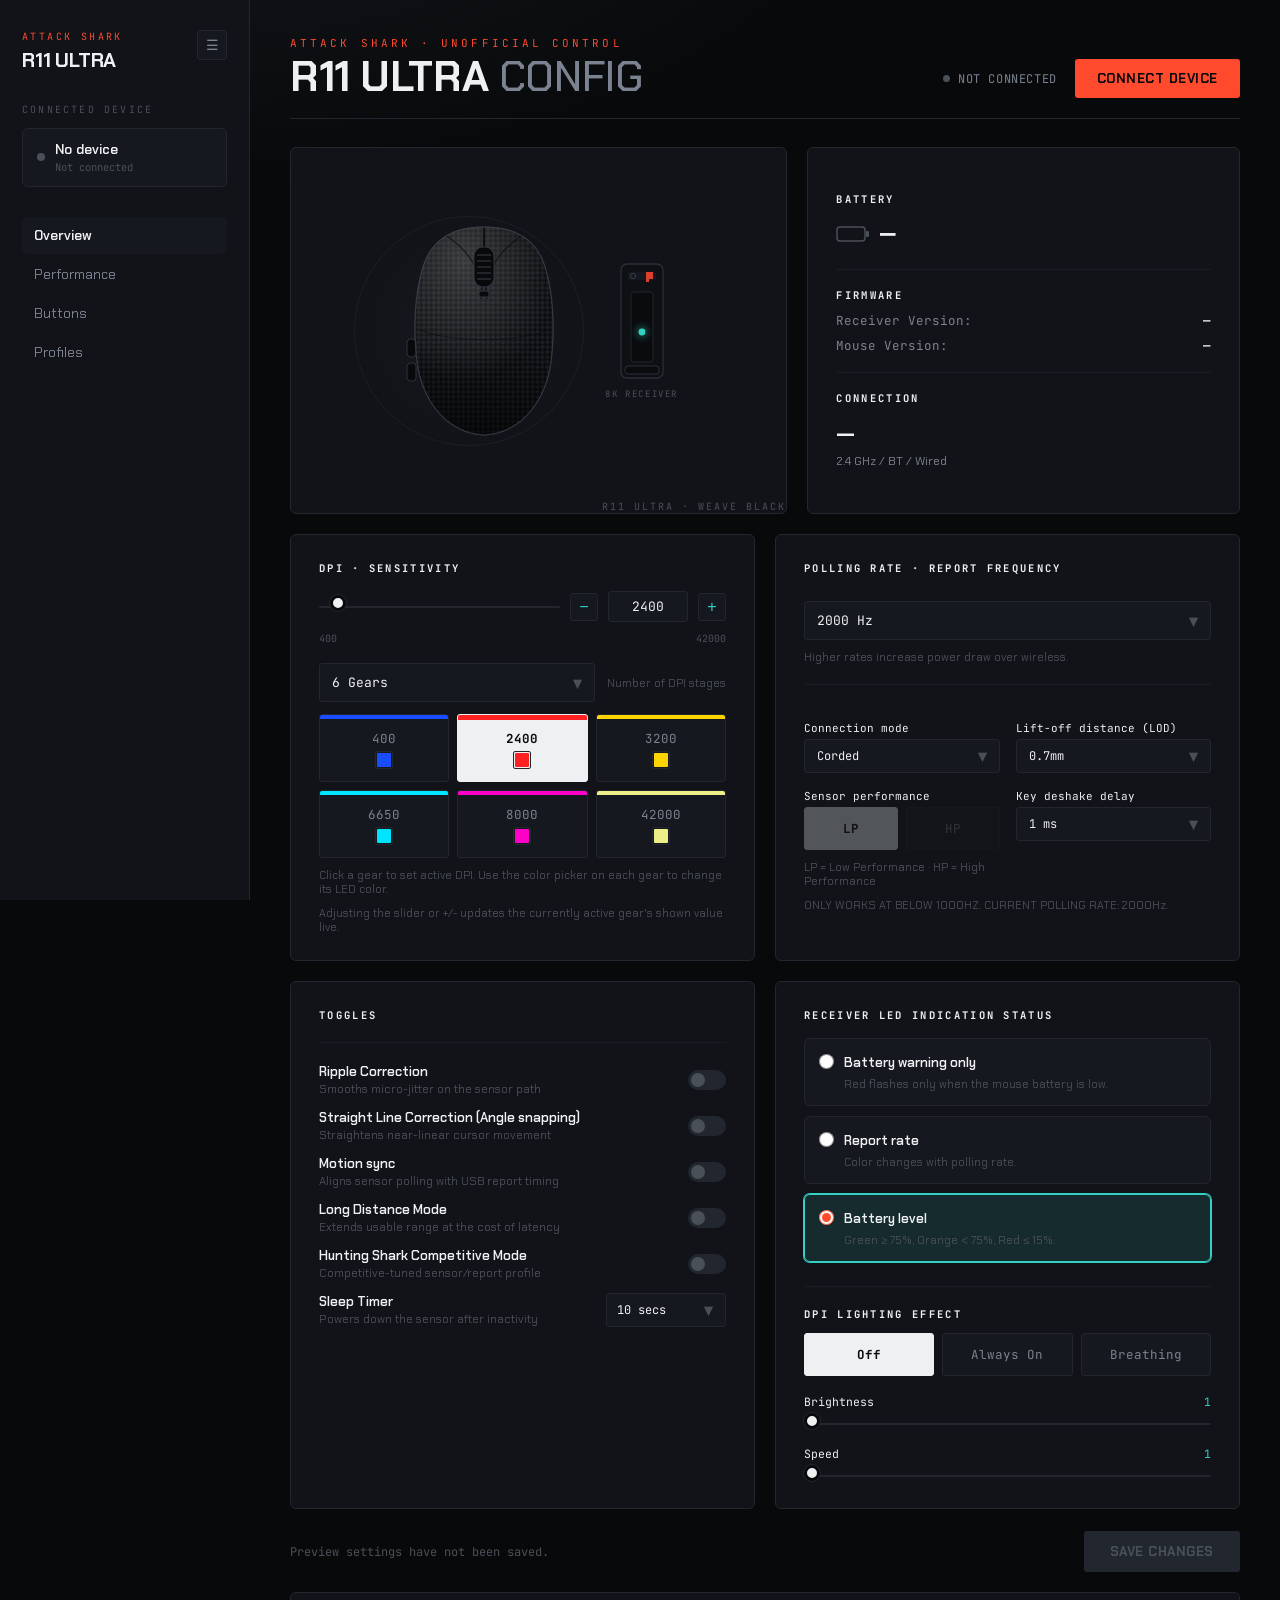
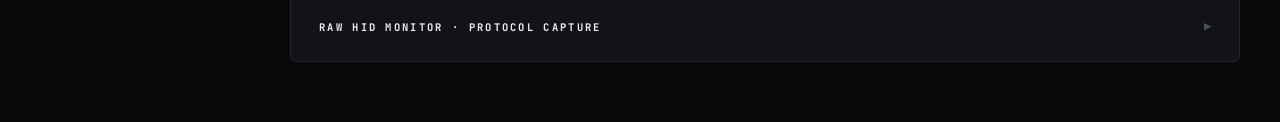
<file: index.html>
<!DOCTYPE html>
<html lang="en">
<head>
<meta charset="UTF-8">
<title>R11 ULTRA — Control</title>
<meta name="viewport" content="width=device-width, initial-scale=1.0">
<link rel="preconnect" href="https://fonts.googleapis.com">
<link href="https://fonts.googleapis.com/css2?family=Chakra+Petch:wght@400;500;600;700&family=JetBrains+Mono:wght@400;500;700&display=swap" rel="stylesheet">
<link rel="stylesheet" href="main.css">
</head>
<body>

<div class="sidebar">
  <div class="sb-top-row">
    <div>
      <div class="sb-eyebrow">Attack Shark</div>
      <div class="sb-title">R11 Ultra</div>
    </div>
    <button id="settingsBtn" class="settings-icon-btn" title="Interface settings">☰</button>
  </div>

  <div class="sb-label">Connected device</div>
  <div class="device-card">
    <span class="dot" id="sbDot"></span>
    <div>
      <div class="dc-name" id="sbName">No device</div>
      <div class="dc-sub" id="sbSub">Not connected</div>
    </div>
  </div>

  <div class="nav">
    <div class="nav-item active" data-tab="overview">Overview</div>
    <div class="nav-item" data-tab="performance">Performance</div>
    <div class="nav-item" data-tab="buttons">Buttons</div>
    <div class="nav-item" data-tab="profiles">Profiles</div>
  </div>
</div>

<div class="main-wrap">
<div class="main-inner">

<div class="tab-panel active" id="tab-overview">

<header>
  <div>
    <div class="brand-eyebrow">ATTACK SHARK · UNOFFICIAL CONTROL</div>
    <h1>R11 ULTRA <span>CONFIG</span></h1>
  </div>
  <div style="display:flex; align-items:center;">
    <div class="status-pill"><span class="dot" id="statusDot"></span><span id="statusText" class="mono">NOT CONNECTED</span></div>
    <button id="connectBtn">Connect device</button>
  </div>
</header>

<div class="grid">
  <div class="panel device-hero">
    <div class="device-ring"></div>

    <svg width="170" height="220" viewBox="0 0 170 220" style="position:relative;">
      <defs>
        <filter id="camoTex" x="-20%" y="-20%" width="140%" height="140%">
          <feTurbulence type="fractalNoise" baseFrequency="0.034 0.052" numOctaves="5" seed="24" result="noise"/>
          <feColorMatrix in="noise" type="matrix"
            values="0 0 0 0 0.62
                    0 0 0 0 0.64
                    0 0 0 0 0.67
                    0 0 0 1 0" result="tinted"/>
          <feComponentTransfer in="tinted" result="contrast">
            <feFuncA type="gamma" amplitude="1.35" exponent="3.3" offset="-0.05"/>
          </feComponentTransfer>
          <feComposite in="contrast" in2="SourceGraphic" operator="in"/>
        </filter>
        <linearGradient id="shellShade" x1="0" y1="0" x2="0" y2="1">
          <stop offset="0%" stop-color="#000" stop-opacity="0.15"/>
          <stop offset="55%" stop-color="#000" stop-opacity="0"/>
          <stop offset="100%" stop-color="#000" stop-opacity="0.6"/>
        </linearGradient>
        <radialGradient id="topSheen" cx="38%" cy="18%" r="55%">
          <stop offset="0%" stop-color="#fff" stop-opacity="0.18"/>
          <stop offset="100%" stop-color="#fff" stop-opacity="0"/>
        </radialGradient>
        <clipPath id="shellClip">
          <path d="M85 6 C118 6 138 20 146 46 C154 72 156 108 152 140 C147 180 122 212 85 214
                   C48 212 23 180 18 140 C14 108 16 72 24 46 C32 20 52 6 85 6 Z"/>
        </clipPath>
        <pattern id="weaveCarbon" width="7" height="7" patternUnits="userSpaceOnUse" patternTransform="rotate(45)">
          <rect width="7" height="7" fill="#111317"/>
          <rect width="3.5" height="3.5" fill="#1c1f24"/>
          <rect x="3.5" y="3.5" width="3.5" height="3.5" fill="#1c1f24"/>
          <rect x="3.5" width="3.5" height="3.5" fill="#0b0c0e"/>
          <rect y="3.5" width="3.5" height="3.5" fill="#0b0c0e"/>
        </pattern>
      </defs>

      <path d="M85 6 C118 6 138 20 146 46 C154 72 156 108 152 140 C147 180 122 212 85 214
               C48 212 23 180 18 140 C14 108 16 72 24 46 C32 20 52 6 85 6 Z"
            fill="#0e0f12" stroke="#2a2f38" stroke-width="1.5"/>

      <g clip-path="url(#shellClip)">
        <rect id="finishForged" x="0" y="0" width="170" height="220" filter="url(#camoTex)" opacity="0.95" style="display:none;"/>
        <rect id="finishWeave" x="0" y="0" width="170" height="220" fill="url(#weaveCarbon)"/>
        <rect x="0" y="0" width="170" height="220" fill="url(#shellShade)"/>
        <rect x="0" y="0" width="170" height="220" fill="url(#topSheen)"/>
      </g>

      <!-- diagonal left/right click seams converging at the scroll wheel, matching the real unit's top split -->
      <path d="M40 10 C60 22 72 34 78 50" fill="none" stroke="#0a0b0d" stroke-width="1.1" opacity="0.7" clip-path="url(#shellClip)"/>
      <path d="M130 10 C110 22 98 34 92 50" fill="none" stroke="#0a0b0d" stroke-width="1.1" opacity="0.7" clip-path="url(#shellClip)"/>
      <path d="M85 6 C85 30 85 56 82 78" stroke="#0a0b0d" stroke-width="1.2" opacity="0.8" clip-path="url(#shellClip)"/>
      <path d="M85 6 C85 30 85 56 88 78" stroke="#0a0b0d" stroke-width="1.2" opacity="0.8" clip-path="url(#shellClip)"/>
      <path d="M18 108 C50 122 120 122 152 108" fill="none" stroke="#0a0b0d" stroke-width="1" opacity="0.55"/>

      <rect x="75" y="26" width="20" height="40" rx="9" fill="#08090a" stroke="#2f353f" stroke-width="1.2"/>
      <line x1="78" y1="34" x2="92" y2="34" stroke="#3a4048" stroke-width="1"/>
      <line x1="78" y1="40" x2="92" y2="40" stroke="#3a4048" stroke-width="1"/>
      <line x1="78" y1="46" x2="92" y2="46" stroke="#3a4048" stroke-width="1"/>
      <line x1="78" y1="52" x2="92" y2="52" stroke="#3a4048" stroke-width="1"/>
      <line x1="78" y1="58" x2="92" y2="58" stroke="#3a4048" stroke-width="1"/>
      <rect x="80" y="70" width="10" height="6" rx="2" fill="#08090a" stroke="#2f353f" stroke-width="1"/>

      <rect x="8" y="118" width="9" height="18" rx="3.5" fill="#08090a" stroke="#2f353f"/>
      <rect x="8" y="142" width="9" height="18" rx="3.5" fill="#08090a" stroke="#2f353f"/>

      <path d="M85 6 C118 6 138 20 146 46 C154 72 156 108 152 140 C147 180 122 212 85 214
               C48 212 23 180 18 140 C14 108 16 72 24 46 C32 20 52 6 85 6 Z"
            fill="none" stroke="#4a515c" stroke-width="1" opacity="0.55"/>
    </svg>

    <div class="dongle-wrap">
      <svg width="46" height="118" viewBox="0 0 46 118">
        <rect x="2" y="2" width="42" height="114" rx="6" fill="#0e1013" stroke="#2a2f38" stroke-width="1.3"/>
        <rect x="9" y="10" width="28" height="8" rx="2" fill="#15181e"/>
        <circle cx="14" cy="14" r="2.6" fill="none" stroke="#3a4048" stroke-width="1"/>
        <path d="M27 10 L34 10 L34 17 L30 17 L30 20 L27 20 Z" fill="var(--accent)" opacity="0.85"/>
        <rect x="12" y="30" width="22" height="70" rx="3" fill="#0a0b0d" stroke="#20242c"/>
        <circle cx="23" cy="70" r="3.4" fill="var(--sonar)" id="dongleLed" style="filter:drop-shadow(0 0 4px var(--sonar));"/>
        <rect x="6" y="104" width="34" height="8" rx="3" fill="#0a0b0d" stroke="#2a2f38"/>
      </svg>
      <div class="dongle-label">8K RECEIVER</div>
    </div>

    <div class="mouse-name" id="mouseName">R11 ULTRA · WEAVE BLACK</div>
  </div>

  <div class="panel">
    <div class="stat-block">
      <div class="label">Battery</div>
      <div style="display:flex; align-items:center; gap:10px; margin-top:2px;">
        <svg id="batteryIcon" width="34" height="16" viewBox="0 0 34 16" style="flex-shrink:0;">
          <rect x="1" y="1" width="28" height="14" rx="3" fill="none" stroke="var(--dim)" stroke-width="1.5"/>
          <rect x="30" y="5" width="3" height="6" rx="1" fill="var(--dim)"/>
          <rect id="batteryFill" x="3.5" y="3.5" width="0" height="9" rx="1.5" fill="var(--dim)"/>
          <path id="chargingIcon" d="M16.5 2.5 L11 8.5 L14.5 8.5 L13.5 13.5 L19 7 L15.5 7 Z" fill="#ffd400" stroke="#0a0b0d" stroke-width="0.4" style="display:none;"/>
        </svg>
        <div class="value-lg mono" id="batteryVal">—</div>
      </div>
    </div>
    <div class="stat-block">
      <div class="label">Firmware</div>
      <div class="fw-row"><span class="fw-label">Receiver Version:</span> <span class="fw-val mono" id="fwReceiverVal">—</span></div>
      <div class="fw-row"><span class="fw-label">Mouse Version:</span> <span class="fw-val mono" id="fwMouseVal">—</span></div>
    </div>
    <div class="stat-block">
      <div class="label">Connection</div>
      <div class="value-lg" id="connVal">—</div>
      <div class="sub" id="connSub">2.4 GHz / BT / Wired</div>
    </div>
  </div>
</div>

<div class="row">
  <div class="panel">
    <div class="dpi-readout">
      <div class="label" style="margin-bottom:0;">DPI · Sensitivity</div>
    </div>
    <div style="display:flex; align-items:center; gap:10px; margin:10px 0;">
      <input type="range" id="dpiSlider" min="400" max="42000" value="2400" step="50" style="flex:1; margin:0;">
      <button id="dpiMinusBtn" class="dpi-adjust-btn">−</button>
      <input type="number" id="dpiNumberBox" class="dpi-number-box" min="400" max="42000" step="50" value="2400">
      <button id="dpiPlusBtn" class="dpi-adjust-btn">+</button>
    </div>
    <div class="range-scale"><span>400</span><span>42000</span></div>

    <div class="dpi-gear-wrap">
      <div class="select-wrap">
        <select id="dpiGearCount">
          <option value="2">2 Gears</option>
          <option value="3">3 Gears</option>
          <option value="4">4 Gears</option>
          <option value="5">5 Gears</option>
          <option value="6" selected>6 Gears</option>
        </select>
        <span class="arrow">▼</span>
      </div>
      <span class="hint" style="margin:0;">Number of DPI stages</span>
    </div>

    <div class="btn-grid" id="dpiPresets" style="margin-top:12px; grid-template-columns:repeat(3,1fr);"></div>
    <div class="hint">Click a gear to set active DPI. Use the color picker on each gear to change its LED color.</div>
    <div class="hint">Adjusting the slider or +/- updates the currently active gear's shown value live.</div>

  </div>

  <div class="panel">
    <div class="label">Polling Rate · Report frequency</div>
    <div class="select-wrap" style="margin-top:16px;">
      <select id="pollingSelect" class="opt-btn" style="width:100%; text-align:left; padding:10px 12px;">
        <option value="125">125 Hz</option>
        <option value="250">250 Hz</option>
        <option value="500">500 Hz</option>
        <option value="1000">1000 Hz</option>
        <option value="2000" selected>2000 Hz</option>
        <option value="4000">4000 Hz</option>
        <option value="8000">8000 Hz</option>
      </select>
      <span class="arrow">▼</span>
    </div>
    <div class="hint">Higher rates increase power draw over wireless.</div>

    <div style="margin-top:20px; padding-top:20px; border-top:1px solid var(--line-soft);">
      <div class="settings-grid">
        <div class="setting-item">
          <span class="setting-label">Connection mode</span>
          <div class="select-wrap">
            <select id="sensorMode" class="opt-btn" style="width:100%; text-align:left; padding:8px 12px; font-size:12px;">
              <option value="corded">Corded</option>
              <option value="wireless">Wireless</option>
            </select>
            <span class="arrow">▼</span>
          </div>
        </div>
        <div class="setting-item">
          <span class="setting-label">Lift-off distance (LOD)</span>
          <div class="select-wrap">
            <select id="lodSelect" class="opt-btn" style="width:100%; text-align:left; padding:8px 12px; font-size:12px;">
              <option value="0.7">0.7mm</option>
              <option value="1">1mm</option>
              <option value="2">2mm</option>
            </select>
            <span class="arrow">▼</span>
          </div>
        </div>
        <div class="setting-item">
          <span class="setting-label">Sensor performance</span>
          <div class="btn-grid two" id="sensorPerfPresets" style="grid-template-columns:1fr 1fr;">
            <div class="opt-btn active" data-perf="lp">LP</div>
            <div class="opt-btn" data-perf="hp">HP</div>
          </div>
          <div class="hint" style="margin-top:6px;">LP = Low Performance · HP = High Performance</div>
        </div>
        <div class="setting-item">
          <span class="setting-label">Key deshake delay</span>
          <div class="select-wrap">
            <select id="deshakeSelect" class="opt-btn" style="width:100%; text-align:left; padding:8px 12px; font-size:12px;">
              <option value="1">1 ms</option>
              <option value="2">2 ms</option>
              <option value="3">3 ms</option>
              <option value="4">4 ms</option>
              <option value="5">5 ms</option>
              <option value="6">6 ms</option>
              <option value="7">7 ms</option>
              <option value="8">8 ms</option>
            </select>
            <span class="arrow">▼</span>
          </div>
        </div>
      </div>
      <div class="hint" id="sensorPerfHint">LP/HP only takes effect below 1000Hz polling rate.</div>
    </div>
  </div>
</div>

<div class="row">
  <div class="panel">
    <div class="label">Toggles</div>

    <div class="toggle-row">
      <div class="toggle-copy">
        <div class="t-title">Ripple Correction</div>
        <div class="t-sub">Smooths micro-jitter on the sensor path</div>
      </div>
      <div class="switch" id="rippleToggle"></div>
    </div>
    <div class="toggle-row" style="border-top:none; padding-top:12px; margin-top:0;">
      <div class="toggle-copy">
        <div class="t-title">Straight Line Correction (Angle snapping)</div>
        <div class="t-sub">Straightens near-linear cursor movement</div>
      </div>
      <div class="switch" id="angleToggle"></div>
    </div>
    <div class="toggle-row" style="border-top:none; padding-top:12px; margin-top:0;">
      <div class="toggle-copy">
        <div class="t-title">Motion sync</div>
        <div class="t-sub">Aligns sensor polling with USB report timing</div>
      </div>
      <div class="switch" id="motionToggle"></div>
    </div>
    <div class="toggle-row" style="border-top:none; padding-top:12px; margin-top:0;">
      <div class="toggle-copy">
        <div class="t-title">Long Distance Mode</div>
        <div class="t-sub">Extends usable range at the cost of latency</div>
      </div>
      <div class="switch" id="longDistanceToggle"></div>
    </div>
    <div class="toggle-row" style="border-top:none; padding-top:12px; margin-top:0;">
      <div class="toggle-copy">
        <div class="t-title">Hunting Shark Competitive Mode</div>
        <div class="t-sub">Competitive-tuned sensor/report profile</div>
      </div>
      <div class="switch" id="huntingToggle"></div>
    </div>
    <div class="toggle-row" style="border-top:none; padding-top:12px; margin-top:0;">
      <div class="toggle-copy">
        <div class="t-title">Sleep Timer</div>
        <div class="t-sub">Powers down the sensor after inactivity</div>
      </div>
      <div class="select-wrap" style="width:120px;">
        <select id="sleepSelect" class="opt-btn" style="width:100%; text-align:left; padding:8px 10px; font-size:12px;">
          <option value="10">10 secs</option>
          <option value="30">30 secs</option>
          <option value="60">1 min</option>
          <option value="120">2 mins</option>
          <option value="300">5 mins</option>
          <option value="600">10 mins</option>
          <option value="900">15 mins</option>
        </select>
        <span class="arrow">▼</span>
      </div>
    </div>
  </div>

  <div class="panel">
    <div class="label">Receiver LED indication status</div>
    <div style="display:flex; flex-direction:column; gap:10px; margin-top:16px;">
      <label class="led-mode-option">
        <input type="radio" name="ledMode" value="battery-warning">
        <span><span class="led-mode-title">Battery warning only</span><br><span class="hint" style="margin-top:2px;">Red flashes only when the mouse battery is low.</span></span>
      </label>
      <label class="led-mode-option">
        <input type="radio" name="ledMode" value="report-rate">
        <span><span class="led-mode-title">Report rate</span><br><span class="hint" style="margin-top:2px;">Color changes with polling rate.</span></span>
      </label>
      <label class="led-mode-option">
        <input type="radio" name="ledMode" value="battery-level" checked>
        <span><span class="led-mode-title">Battery level</span><br><span class="hint" style="margin-top:2px;">Green ≥ 75%, Orange &lt; 75%, Red ≤ 15%.</span></span>
      </label>
    </div>

    <div style="margin-top:24px; padding-top:20px; border-top:1px solid var(--line-soft);">
      <div class="label">DPI Lighting Effect</div>
      <div class="btn-grid two" id="dpiLightPresets" style="grid-template-columns:repeat(3,1fr); margin-top:12px;">
        <div class="opt-btn active" data-light="off">Off</div>
        <div class="opt-btn" data-light="always-on">Always On</div>
        <div class="opt-btn" data-light="breathing">Breathing</div>
      </div>

      <div style="margin-top:18px;">
        <div style="display:flex; justify-content:space-between; align-items:center;">
          <span class="sub-label-white">Brightness</span>
          <span class="mono" id="brightnessVal" style="font-size:11.5px; color:var(--sonar);">1</span>
        </div>
        <input type="range" id="brightnessSlider" min="1" max="10" value="1" step="1" style="margin:8px 0 0;">
      </div>

      <div style="margin-top:16px;">
        <div style="display:flex; justify-content:space-between; align-items:center;">
          <span class="sub-label-white">Speed</span>
          <span class="mono" id="speedVal" style="font-size:11.5px; color:var(--sonar);">1</span>
        </div>
        <input type="range" id="speedSlider" min="1" max="5" value="1" step="1" style="margin:8px 0 0;">
      </div>
    </div>
  </div>
</div>

<div class="footer-row">
  <div class="preview-note mono" id="previewNote">Preview settings have not been saved.</div>
  <button id="saveBtn" disabled>Save changes</button>
</div>

<div class="panel monitor" id="monitor">
  <div class="monitor-head" id="monitorToggle">
    <div class="label">Raw HID monitor · protocol capture</div>
    <div class="chev">▶</div>
  </div>
  <div class="monitor-body">
    <p class="monitor-desc">
      Attack Shark hasn't published a wire protocol for the R11 Ultra, so the buttons above are
      currently <strong style="color:var(--text)">wired up but silent</strong> — connecting the device works,
      but the exact bytes for "set DPI to 3200" etc. aren't known yet. To make a control live: open this panel,
      connect the mouse, then run Attack Shark's own configurator alongside it and change that one setting.
      Every <code>inputreport</code> the device sends shows up below. Once you've matched a setting to its bytes,
      drop the sequence into the <code>PROTOCOL</code> object at the top of this file's script and the matching button
      will start sending real <code>sendReport()</code> calls.
    </p>
    <canvas id="sonar"></canvas>
    <div id="log"><div class="mono" style="color:var(--dim);">// waiting for connection —</div></div>
  </div>
</div>

</div><!-- /tab-overview -->

<div class="tab-panel" id="tab-performance">
  <div class="placeholder-panel">
    <div class="p-icon">Performance</div>
    <div class="p-title">Not available yet</div>
    <div class="p-sub">DPI, polling rate and lift-off distance live on the Overview tab already — this page will get its own deep view (DPI stages, angle snapping, motion sync) once the protocol is mapped.</div>
  </div>
</div>

<div class="tab-panel" id="tab-buttons">
  <div class="btn-tab-layout">
    <div class="panel btn-diagram-panel">
      <svg width="260" height="320" viewBox="0 0 260 320" id="btnDiagramSvg">
        <g transform="translate(45,55)">
          <path d="M85 6 C118 6 138 20 146 46 C154 72 156 108 152 140 C147 180 122 212 85 214
                   C48 212 23 180 18 140 C14 108 16 72 24 46 C32 20 52 6 85 6 Z"
                fill="#15181e" stroke="#2a2f38" stroke-width="1.5"/>
          <path d="M85 6 C85 30 85 56 82 78" stroke="#0a0b0d" stroke-width="1"/>
          <path d="M85 6 C85 30 85 56 88 78" stroke="#0a0b0d" stroke-width="1"/>
          <rect x="75" y="26" width="20" height="40" rx="9" fill="#08090a" stroke="#2f353f" stroke-width="1.2"/>
          <rect x="8" y="118" width="9" height="18" rx="3.5" fill="#08090a" stroke="#2f353f"/>
          <rect x="8" y="142" width="9" height="18" rx="3.5" fill="#08090a" stroke="#2f353f"/>
        </g>
        <!-- leader lines + labels -->
        <line x1="130" y1="10" x2="130" y2="60" stroke="#4a515c" stroke-width="1"/>
        <circle cx="130" cy="60" r="2.5" fill="#4a515c"/>
        <text x="130" y="20" text-anchor="middle" class="btn-diagram-label">Middle Button</text>

        <line x1="10" y1="98" x2="98" y2="98" stroke="#4a515c" stroke-width="1"/>
        <circle cx="98" cy="98" r="2.5" fill="#4a515c"/>
        <text x="10" y="94" text-anchor="start" class="btn-diagram-label">Left Button</text>

        <line x1="250" y1="98" x2="163" y2="98" stroke="#4a515c" stroke-width="1"/>
        <circle cx="163" cy="98" r="2.5" fill="#4a515c"/>
        <text x="250" y="94" text-anchor="end" class="btn-diagram-label">Right Button</text>

        <line x1="10" y1="170" x2="53" y2="170" stroke="#4a515c" stroke-width="1"/>
        <circle cx="53" cy="170" r="2.5" fill="#4a515c"/>
        <text x="10" y="166" text-anchor="start" class="btn-diagram-label">Forward Key</text>

        <line x1="10" y1="196" x2="53" y2="196" stroke="#4a515c" stroke-width="1"/>
        <circle cx="53" cy="196" r="2.5" fill="#4a515c"/>
        <text x="10" y="192" text-anchor="start" class="btn-diagram-label">Back Key</text>

        <!-- clickable hotspots -->
        <circle class="btn-hotspot" data-btn="middle" cx="130" cy="60" r="10" fill="transparent"/>
        <circle class="btn-hotspot" data-btn="left" cx="98" cy="98" r="10" fill="transparent"/>
        <circle class="btn-hotspot" data-btn="right" cx="163" cy="98" r="10" fill="transparent"/>
        <circle class="btn-hotspot" data-btn="forward" cx="53" cy="170" r="10" fill="transparent"/>
        <circle class="btn-hotspot" data-btn="back" cx="53" cy="196" r="10" fill="transparent"/>
      </svg>
    </div>

    <div class="panel btn-config-panel">
      <div class="select-wrap">
        <select id="configSelect" class="opt-btn" style="width:100%; text-align:left; padding:10px 12px;">
          <option>Configuration 1</option>
          <option>Configuration 2</option>
          <option>Configuration 3</option>
        </select>
        <span class="arrow">▼</span>
      </div>
      <button class="cfg-btn" id="exportCfgBtn">Export Configuration</button>
      <button class="cfg-btn" id="importCfgBtn">Import Configuration</button>
      <input type="file" id="importCfgFile" accept=".json" style="display:none;">
      <button class="cfg-btn" id="restoreCfgBtn">Restore Factory Settings</button>
      <div class="hint" style="margin-top:14px;">Export/Import save this tool's own UI selections (DPI, polling, toggles, etc) as a JSON file — not the mouse's onboard memory, since button remap storage hasn't been reverse-engineered yet.</div>
    </div>
  </div>

  <!-- Remap popup -->
  <div class="settings-overlay" id="settingsOverlay">
    <div class="settings-panel">
      <div class="settings-header">
        <div>
          <div class="sb-eyebrow" style="margin-bottom:2px;">OpenMouse</div>
          <div class="settings-title">Interface settings</div>
        </div>
        <button id="settingsClose" class="settings-back-btn">Back to device</button>
      </div>

      <div class="settings-section">
        <div class="settings-section-label">Appearance</div>
        <div class="settings-card-title">Color mode</div>
        <div class="settings-card-sub">Choose how this tool looks — follow your system, or pick one directly.</div>
        <div class="theme-picker">
          <button class="theme-opt" data-theme="light">
            <span class="theme-swatch theme-swatch-light"></span>
            White
          </button>
          <button class="theme-opt active" data-theme="dark">
            <span class="theme-swatch theme-swatch-dark"></span>
            Black
          </button>
          <button class="theme-opt" data-theme="system">
            <span class="theme-swatch theme-swatch-system"></span>
            System
          </button>
        </div>
      </div>
    </div>
  </div>

  <div class="remap-overlay" id="remapOverlay">
    <div class="remap-panel">
      <div class="remap-tabs">
        <div class="remap-tab active" data-remaptab="system">System</div>
        <div class="remap-tab" data-remaptab="special">Special</div>
        <div class="remap-tab" data-remaptab="macro">Macro</div>
        <div class="remap-close" id="remapClose">×</div>
      </div>

      <div class="remap-body active" id="remap-system">
        <div class="remap-list" id="remapSystemList">
          <div class="remap-list-item" data-fn="disable">Disable</div>
          <div class="remap-list-item" data-fn="report-rate">Switching report rate</div>
          <div class="remap-list-item" data-fn="left">Left Button</div>
          <div class="remap-list-item" data-fn="right">Right Button</div>
          <div class="remap-list-item" data-fn="middle">Middle Button</div>
          <div class="remap-list-item" data-fn="back">Back Key</div>
          <div class="remap-list-item" data-fn="forward">Forward Key</div>
          <div class="remap-list-item" data-fn="roller-left">Roller Left Swing</div>
          <div class="remap-list-item" data-fn="roller-right">Roller Right Swing</div>
          <div class="remap-list-item" data-fn="wheel-up">Roller Wheel Up</div>
          <div class="remap-list-item" data-fn="wheel-down">Roller Wheel Down</div>
          <div class="remap-list-item" data-fn="dpi-cycle">DPI Cycle</div>
          <div class="remap-list-item" data-fn="dpi-plus">DPI+</div>
          <div class="remap-list-item" data-fn="dpi-minus">DPI-</div>
          <div class="remap-list-item" data-fn="player">Player</div>
          <div class="remap-list-item" data-fn="play-pause">Play/Pause</div>
          <div class="remap-list-item" data-fn="next-song">Next Song</div>
          <div class="remap-list-item" data-fn="prev-song">Previous Song</div>
          <div class="remap-list-item" data-fn="stop">Stop</div>
          <div class="remap-list-item" data-fn="mute">Mute</div>
          <div class="remap-list-item" data-fn="vol-up">Volume Up</div>
          <div class="remap-list-item" data-fn="vol-down">Volume Down</div>
          <div class="remap-list-item" data-fn="mail">Mail</div>
          <div class="remap-list-item" data-fn="calculator">Calculator</div>
          <div class="remap-list-item" data-fn="my-computer">My Computer</div>
          <div class="remap-list-item" data-fn="home">Home</div>
          <div class="remap-list-item" data-fn="search">Search</div>
          <div class="remap-list-item" data-fn="page-forward">Page Forward</div>
          <div class="remap-list-item" data-fn="page-back">Page Back</div>
          <div class="remap-list-item" data-fn="stop-web">Stop Web Page</div>
          <div class="remap-list-item" data-fn="refresh">Refresh</div>
          <div class="remap-list-item" data-fn="favorites">Favorites</div>
        </div>
      </div>

      <div class="remap-body" id="remap-special">
        <div class="remap-card">
          <div class="remap-card-title">Firepower Key</div>
          <div class="remap-card-sub">Keep clicking the left button according to the set interval and number of times</div>
          <div class="remap-field-row">
            <span>Frequency</span>
            <input type="number" id="firepowerFreq" min="0" max="3" value="3" class="remap-input">
            <span class="hint" style="margin:0;">(0-3)</span>
          </div>
          <div class="remap-field-row">
            <span>Interval</span>
            <input type="number" id="firepowerInterval" min="10" max="255" value="10" class="remap-input">
            <span class="hint" style="margin:0;">(10-255)</span>
          </div>
          <div class="hint">When the number is set to 0, press the button to send continuously, and release the button to end.</div>
          <button class="remap-save-btn" id="firepowerSave">Save and Select</button>
        </div>
        <div class="remap-card">
          <div class="remap-card-title">Combination Key</div>
          <div class="combo-row" id="comboModRow">
            <div class="opt-btn combo-mod" data-mod="ctrl">Ctrl</div>
            <div class="opt-btn combo-mod" data-mod="shift">Shift</div>
            <div class="opt-btn combo-mod" data-mod="alt">Alt</div>
            <div class="opt-btn combo-mod" data-mod="win">Win</div>
            <span style="align-self:center;">+</span>
            <input type="text" id="comboKey" maxlength="1" class="remap-input" style="width:44px; text-align:center;">
          </div>
          <button class="remap-save-btn" id="comboSave">Save and Select</button>
        </div>
      </div>

      <div class="remap-body" id="remap-macro">
        <div class="macro-layout">
          <div class="macro-config">
            <div class="remap-field-row"><span>Macro Name</span><input type="text" id="macroName" class="remap-input" style="flex:1;"></div>
            <label class="macro-radio"><input type="radio" name="macroDelay" value="auto" checked> Auto Insert Delay</label>
            <label class="macro-radio"><input type="radio" name="macroDelay" value="default"> Default Delay <input type="number" id="macroDefaultDelay" value="10" class="remap-input" style="width:60px; margin-left:6px;"></label>
            <div class="remap-card-title" style="margin-top:16px;">Execution mode</div>
            <label class="macro-radio"><input type="radio" name="macroExec" value="release"> Loop until this button is released</label>
            <label class="macro-radio"><input type="radio" name="macroExec" value="another"> Loop until another button is pressed</label>
            <label class="macro-radio"><input type="radio" name="macroExec" value="again"> Loop until this button is pressed again</label>
            <label class="macro-radio"><input type="radio" name="macroExec" value="count" checked> Number of Loops <input type="number" id="macroLoopCount" value="1" min="1" class="remap-input" style="width:60px; margin-left:6px;"></label>
            <button class="remap-save-btn" id="macroStartBtn" style="margin-top:16px;">▶ Start Recording</button>
          </div>
          <div class="macro-table-wrap">
            <table class="macro-table">
              <thead><tr><th>P/R</th><th>Key</th><th>Delay (ms)</th></tr></thead>
              <tbody id="macroTableBody"></tbody>
            </table>
            <button class="remap-save-btn" id="macroSaveBtn" style="margin-top:12px;">Save</button>
          </div>
        </div>
      </div>
    </div>
  </div>
</div>

<div class="tab-panel" id="tab-profiles">
  <div class="placeholder-panel">
    <div class="p-icon">Profiles</div>
    <div class="p-title">Not available yet</div>
    <div class="p-sub">Onboard profile switching will land here once we know how the R11 Ultra stores and recalls saved configs.</div>
  </div>
</div>

</div><!-- /main-inner -->
</div><!-- /main-wrap -->

<script src="webhid.js"></script>
<script src="app.js"></script>
<script src="buttons.js"></script>
<script src="popup.js"></script>
<script src="macro.js"></script>
</body>
</html>
</file>
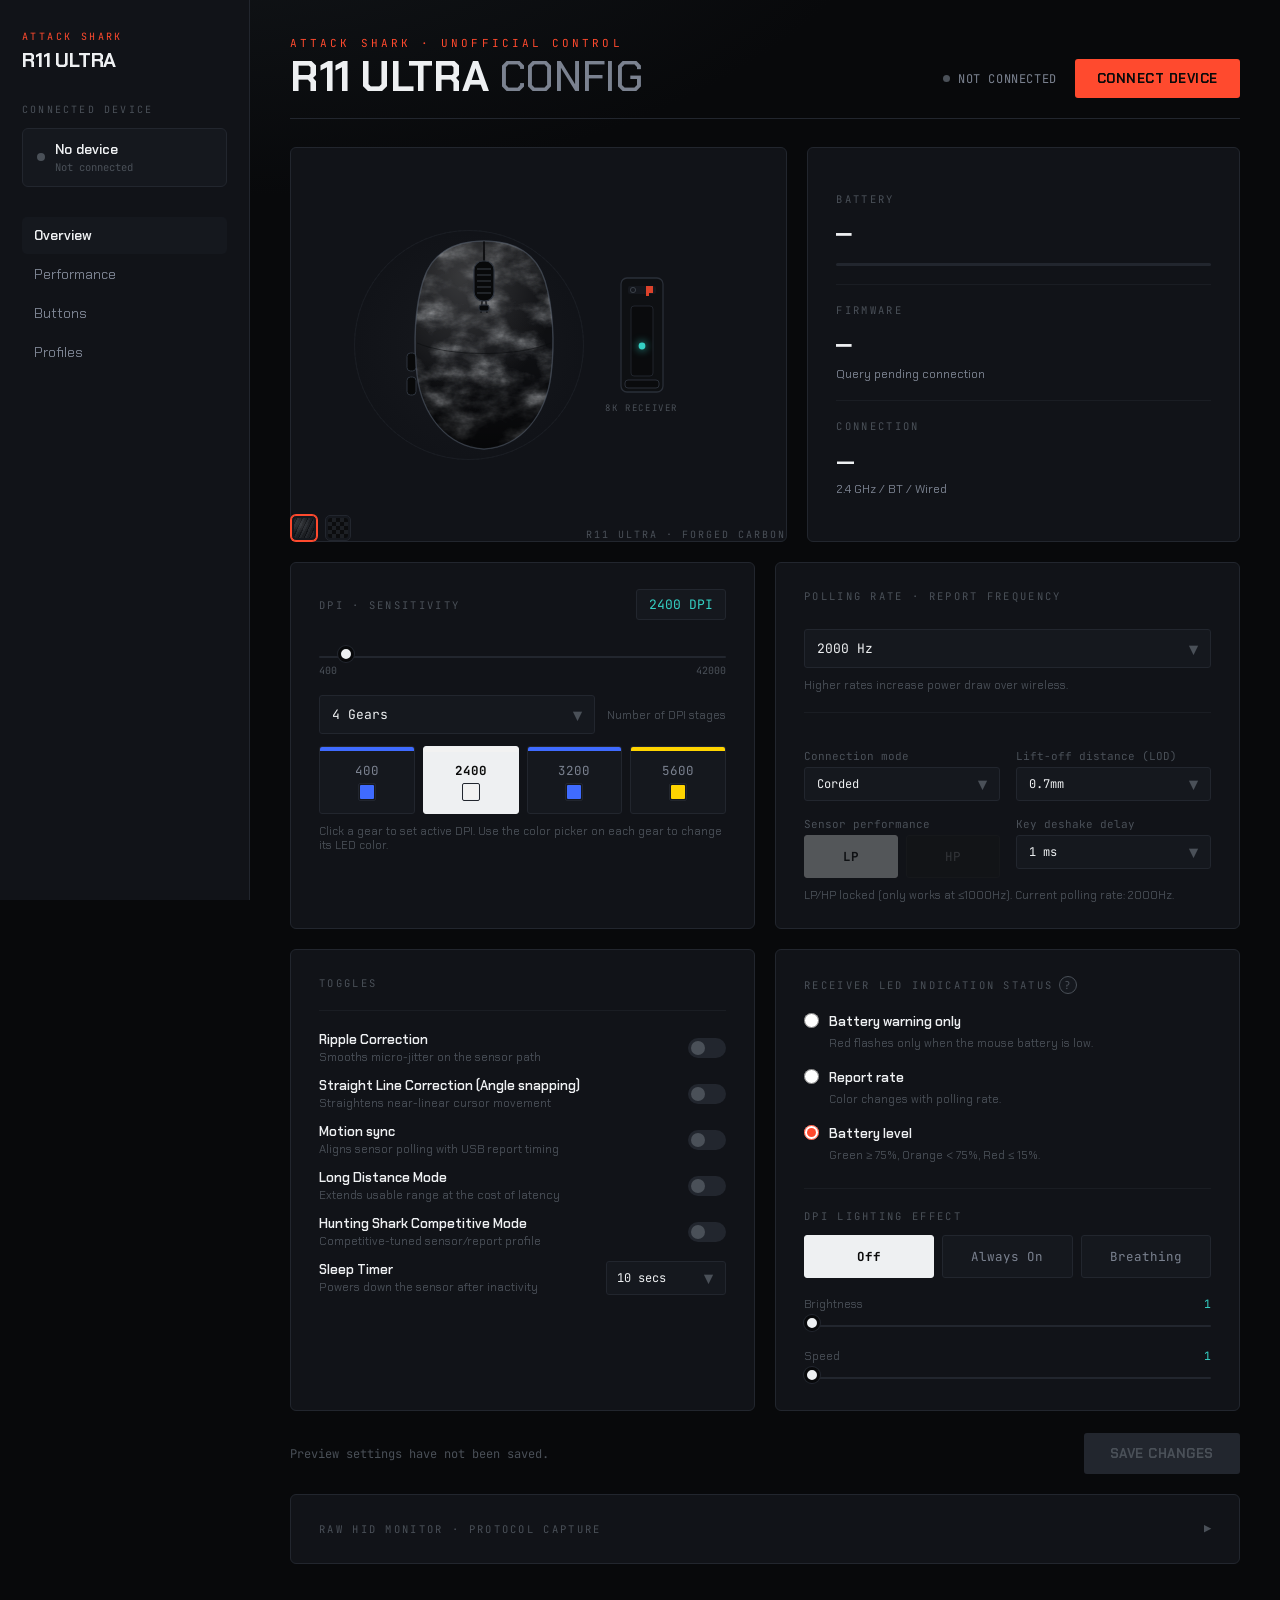
<file: index.html.html>
<!DOCTYPE html>
<html lang="en">
<head>
<meta charset="UTF-8">
<title>R11 ULTRA — Control</title>
<meta name="viewport" content="width=device-width, initial-scale=1.0">
<link rel="preconnect" href="https://fonts.googleapis.com">
<link href="https://fonts.googleapis.com/css2?family=Chakra+Petch:wght@400;500;600;700&family=JetBrains+Mono:wght@400;500;700&display=swap" rel="stylesheet">
<style>
  :root{
    --bg: #08090b;
    --panel: #111318;
    --panel-2: #15181e;
    --line: #22262e;
    --line-soft: #1a1d23;
    --text: #eef0f2;
    --muted: #7b8290;
    --dim: #4a5058;
    --accent: #ff4a2e;
    --accent-dim: #7a2417;
    --sonar: #35d0c4;
    --ok: #35d0c4;
    --radius: 3px;
  }
  *{box-sizing:border-box; margin:0; padding:0;}
  body{
    background:
      radial-gradient(1200px 600px at 15% -10%, #14181c 0%, transparent 60%),
      var(--bg);
    color:var(--text);
    font-family:'Chakra Petch', sans-serif;
    -webkit-font-smoothing:antialiased;
    display:flex;
    min-height:100vh;
    padding:0;
  }

  .sidebar{
    width:250px; flex-shrink:0; background:var(--panel);
    border-right:1px solid var(--line); padding:30px 22px;
    position:sticky; top:0; height:100vh;
  }
  .sb-eyebrow{font-family:'JetBrains Mono'; font-size:10px; letter-spacing:.24em; color:var(--accent); text-transform:uppercase; margin-bottom:4px;}
  .sb-title{font-size:20px; font-weight:700; text-transform:uppercase; letter-spacing:-0.01em; margin-bottom:30px;}
  .sb-label{font-family:'JetBrains Mono'; font-size:10px; letter-spacing:.22em; color:var(--dim); text-transform:uppercase; margin-bottom:12px;}
  .device-card{
    display:flex; align-items:center; gap:10px; background:var(--panel-2);
    border:1px solid var(--line); border-radius:6px; padding:12px 14px; margin-bottom:30px;
  }
  .device-card .dot{width:8px; height:8px; flex-shrink:0;}
  .dc-name{font-size:13.5px; font-weight:600; line-height:1.3;}
  .dc-sub{font-family:'JetBrains Mono'; font-size:10.5px; color:var(--dim); margin-top:1px;}
  .nav{display:flex; flex-direction:column; gap:2px;}
  .nav-item{
    font-size:13.5px; color:var(--muted); padding:10px 12px; border-radius:5px;
    cursor:pointer; transition:.15s;
  }
  .nav-item:hover{color:var(--text); background:var(--panel-2);}
  .nav-item.active{background:var(--panel-2); color:var(--text); font-weight:600;}

  .main-wrap{flex:1; display:flex; justify-content:center; padding:36px 40px 60px;}
  .main-inner{width:100%; max-width:1180px;}
  .tab-panel{display:none;}
  .tab-panel.active{display:block;}
  .placeholder-panel{
    background:var(--panel); border:1px solid var(--line); border-radius:6px;
    padding:60px 30px; text-align:center; margin-top:0;
  }
  .placeholder-panel .p-icon{font-family:'JetBrains Mono'; font-size:11px; letter-spacing:.2em; color:var(--accent); text-transform:uppercase; margin-bottom:10px;}
  .placeholder-panel .p-title{font-size:20px; font-weight:700; text-transform:uppercase; margin-bottom:8px;}
  .placeholder-panel .p-sub{font-size:13px; color:var(--muted); max-width:420px; margin:0 auto; line-height:1.6;}

  /* ---------- Buttons tab ---------- */
  .btn-tab-layout{display:grid; grid-template-columns:1.3fr 1fr; gap:20px;}
  .btn-diagram-panel{display:flex; align-items:center; justify-content:center; padding:30px;}
  .btn-diagram-label{fill:var(--text); font-family:'Chakra Petch'; font-size:12px; font-weight:600;}
  .btn-hotspot{cursor:pointer; transition:.15s;}
  .btn-hotspot:hover{fill:rgba(255,74,46,0.15); stroke:var(--accent); stroke-width:1.5;}

  .btn-config-panel{display:flex; flex-direction:column; gap:10px;}
  .cfg-btn{
    background:var(--panel-2); border:1px solid var(--line); color:var(--text);
    font-family:'Chakra Petch'; font-weight:600; font-size:13px; padding:12px;
    border-radius:var(--radius); cursor:pointer; transition:.15s;
  }
  .cfg-btn:hover{border-color:var(--dim);}

  /* remap overlay */
  .remap-overlay{
    display:none; position:fixed; inset:0; background:rgba(0,0,0,0.6);
    align-items:center; justify-content:center; z-index:100;
  }
  .remap-overlay.open{display:flex;}
  .remap-panel{
    background:var(--panel); border:1px solid var(--line); border-radius:8px;
    width:min(520px, 92vw); max-height:82vh; overflow-y:auto; padding:0;
  }
  .remap-tabs{display:flex; align-items:center; border-bottom:1px solid var(--line); padding:0 16px;}
  .remap-tab{
    padding:16px 14px; font-family:'JetBrains Mono'; font-size:12px; letter-spacing:.05em;
    color:var(--muted); cursor:pointer; text-transform:uppercase; border-bottom:2px solid transparent;
  }
  .remap-tab.active{color:var(--accent); border-bottom-color:var(--accent);}
  .remap-close{margin-left:auto; cursor:pointer; color:var(--dim); font-size:20px; line-height:1; padding:8px;}
  .remap-close:hover{color:var(--text);}
  .remap-body{display:none; padding:20px;}
  .remap-body.active{display:block;}

  .remap-list{display:flex; flex-direction:column;}
  .remap-list-item{
    padding:12px 10px; font-size:13px; color:var(--text); cursor:pointer;
    border-bottom:1px solid var(--line-soft); transition:.1s;
  }
  .remap-list-item:hover{background:var(--panel-2);}
  .remap-list-item.selected{color:var(--accent); font-weight:600;}

  .remap-card{background:var(--panel-2); border:1px solid var(--line); border-radius:6px; padding:16px; margin-bottom:14px;}
  .remap-card-title{font-size:13.5px; font-weight:700;}
  .remap-card-sub{font-size:11.5px; color:var(--dim); margin-top:4px; margin-bottom:14px; line-height:1.5;}
  .remap-field-row{display:flex; align-items:center; gap:10px; margin-bottom:10px; font-size:12.5px; color:var(--muted);}
  .remap-input{
    background:var(--panel); border:1px solid var(--line); color:var(--text);
    border-radius:4px; padding:6px 8px; font-family:'JetBrains Mono'; font-size:12px; width:70px;
  }
  .remap-save-btn{
    background:var(--accent); color:#0a0a0a; border:none; font-weight:700;
    font-family:'Chakra Petch'; font-size:12.5px; padding:10px 18px; border-radius:var(--radius);
    cursor:pointer; margin-top:6px;
  }
  .combo-row{display:flex; gap:8px; align-items:center; margin-bottom:14px;}
  .combo-mod{padding:8px 12px; font-size:12px;}
  .combo-mod.active{background:var(--text); color:#0a0a0a; border-color:var(--text);}

  .macro-layout{display:grid; grid-template-columns:1fr 1.1fr; gap:18px;}
  .macro-radio{display:flex; align-items:center; gap:8px; font-size:12.5px; color:var(--muted); margin:8px 0;}
  .macro-table-wrap{display:flex; flex-direction:column;}
  .macro-table{width:100%; border-collapse:collapse; font-family:'JetBrains Mono'; font-size:11.5px;}
  .macro-table th{text-align:left; color:var(--dim); font-weight:500; padding:6px 8px; border-bottom:1px solid var(--line);}
  .macro-table td{padding:5px 8px; border-bottom:1px solid var(--line-soft); color:var(--muted);}
  .macro-table .press{color:var(--sonar);}
  .macro-table .release{color:var(--accent);}
  .mono{font-family:'JetBrains Mono', monospace;}

  header{
    display:flex; justify-content:space-between; align-items:flex-end;
    margin-bottom:28px; padding-bottom:20px; border-bottom:1px solid var(--line);
  }
  .brand-eyebrow{
    font-family:'JetBrains Mono', monospace; font-size:11px; letter-spacing:.28em;
    color:var(--accent); text-transform:uppercase; margin-bottom:6px;
  }
  h1{
    font-size:42px; font-weight:700; letter-spacing:-0.01em; line-height:1;
    text-transform:uppercase;
  }
  h1 span{color:var(--muted); font-weight:500;}
  .status-pill{
    display:flex; align-items:center; gap:8px;
    font-family:'JetBrains Mono', monospace; font-size:12px; letter-spacing:.05em;
    color:var(--muted);
  }
  .dot{width:7px; height:7px; border-radius:50%; background:var(--dim); transition:.2s;}
  .dot.on{background:var(--ok); box-shadow:0 0 8px var(--ok);}
  .dot.err{background:var(--accent); box-shadow:0 0 8px var(--accent);}

  #connectBtn{
    background:var(--accent); color:#0a0a0a; border:none; font-family:'Chakra Petch';
    font-weight:700; letter-spacing:.04em; text-transform:uppercase; font-size:13px;
    padding:11px 22px; border-radius:var(--radius); cursor:pointer; margin-left:18px;
  }
  #connectBtn:hover{filter:brightness(1.1);}
  #connectBtn:disabled{background:var(--line); color:var(--dim); cursor:default;}

  .grid{display:grid; grid-template-columns: 1.15fr 1fr; gap:20px; max-width:1180px;}
  .row{display:grid; grid-template-columns: 1fr 1fr; gap:20px; max-width:1180px; margin-top:20px;}

  .panel{
    background:var(--panel); border:1px solid var(--line); border-radius:6px;
    padding:26px 28px;
  }
  .label{
    font-family:'JetBrains Mono', monospace; font-size:10.5px; letter-spacing:.22em;
    color:var(--dim); text-transform:uppercase; margin-bottom:10px;
  }
  .value-lg{font-size:26px; font-weight:600;}
  .sub{font-size:12px; color:var(--muted); margin-top:4px;}

  .device-hero{display:flex; align-items:center; justify-content:center; gap:36px; position:relative; min-height:230px;}
  .device-ring{
    position:absolute; left:36%; top:50%; transform:translate(-50%,-50%);
    width:230px; height:230px; border-radius:50%;
    border:1px solid var(--line-soft); background:radial-gradient(circle, #17191e 0%, transparent 70%);
  }
  .device-ring::before{
    content:''; position:absolute; inset:-1px; border-radius:50%;
    border:1px dashed var(--line-soft);
  }
  .mouse-name{position:absolute; bottom:0; right:0; font-family:'JetBrains Mono'; font-size:10px; letter-spacing:.2em; color:var(--dim); text-transform:uppercase;}
  .finish-picker{position:absolute; bottom:0; left:0; display:flex; gap:8px;}
  .finish-swatch{
    width:26px; height:26px; border-radius:5px; border:1px solid var(--line);
    padding:2px; cursor:pointer; transition:.15s; background:var(--panel-2);
  }
  .finish-swatch:hover{border-color:var(--dim);}
  .finish-swatch.active{border-color:var(--accent); box-shadow:0 0 0 1px var(--accent);}
  .fs-chip{display:block; width:100%; height:100%; border-radius:3px;}
  .fs-chip-forged{
    background:
      radial-gradient(circle at 30% 30%, rgba(255,255,255,.10), transparent 55%),
      repeating-linear-gradient(115deg, #1c1e22 0 2px, #101216 2px 3px, #24272c 3px 5px);
  }
  .fs-chip-weave{
    background-image:
      linear-gradient(45deg, #1c1f24 25%, transparent 25%, transparent 75%, #1c1f24 75%),
      linear-gradient(45deg, #1c1f24 25%, transparent 25%, transparent 75%, #1c1f24 75%);
    background-color:#0b0c0e;
    background-size:8px 8px;
    background-position:0 0, 4px 4px;
  }
  .dongle-wrap{display:flex; flex-direction:column; align-items:center; gap:8px;}
  .dongle-label{font-family:'JetBrains Mono'; font-size:9px; letter-spacing:.18em; color:var(--dim); text-transform:uppercase;}

  .stat-block{padding:18px 0; border-bottom:1px solid var(--line-soft);}
  .stat-block:last-child{border-bottom:none;}
  .bar{height:3px; background:var(--line); border-radius:2px; margin-top:12px; overflow:hidden;}
  .bar-fill{height:100%; background:var(--text); width:0%; transition:width .4s;}

  .dpi-readout{
    display:flex; justify-content:space-between; align-items:center; margin-bottom:16px;
  }
  .dpi-value{
    font-family:'JetBrains Mono'; font-size:13px; background:var(--panel-2);
    border:1px solid var(--line); padding:6px 12px; border-radius:var(--radius); color:var(--sonar);
  }
  input[type=range]{
    -webkit-appearance:none; width:100%; height:2px; background:var(--line);
    border-radius:2px; margin:20px 0 6px;
  }
  input[type=range]::-webkit-slider-thumb{
    -webkit-appearance:none; width:16px; height:16px; border-radius:50%;
    background:var(--text); border:3px solid var(--bg); box-shadow:0 0 0 1px var(--line);
    cursor:pointer; margin-top:-7px;
  }
  .range-scale{display:flex; justify-content:space-between; font-family:'JetBrains Mono'; font-size:10px; color:var(--dim); margin-bottom:18px;}

  .btn-grid{display:grid; grid-template-columns:repeat(4,1fr); gap:8px;}
  .btn-grid.two{grid-template-columns:repeat(2,1fr);}
  .opt-btn{
    background:var(--panel-2); border:1px solid var(--line); color:var(--muted);
    font-family:'JetBrains Mono'; font-size:12.5px; padding:12px 6px; border-radius:var(--radius);
    cursor:pointer; transition:.15s; text-align:center;
    position:relative;
  }
  .opt-btn:hover{border-color:var(--dim); color:var(--text);}
  .opt-btn.active{background:var(--text); color:#0a0a0a; border-color:var(--text); font-weight:700;}

  #dpiPresets .opt-btn{
    padding-top:15px;
    display:flex;
    flex-direction:column;
    align-items:center;
    gap:2px;
  }
  #dpiPresets .opt-btn .dpi-bar{
    position:absolute; top:0; left:0; right:0; height:4px;
    border-radius:2px 2px 0 0; background:var(--stage-color, transparent);
  }
  #dpiPresets .opt-btn.active .dpi-bar{ height:5px; }
  #dpiPresets .opt-btn .dpi-label{font-size:12.5px;}
  #dpiPresets .opt-btn .dpi-color-wrap{
    display:flex;
    align-items:center;
    gap:4px;
    margin-top:2px;
  }
  #dpiPresets .opt-btn .dpi-color-wrap input[type=color]{
    width:18px; height:18px; padding:1px; border:1px solid var(--line);
    border-radius:2px; background:transparent; cursor:pointer;
  }
  #dpiPresets .opt-btn .dpi-color-wrap input[type=color]::-webkit-color-swatch-wrapper{padding:0;}
  #dpiPresets .opt-btn .dpi-color-wrap input[type=color]::-webkit-color-swatch{border:none; border-radius:1px;}

  .hint{font-size:11px; color:var(--dim); margin-top:10px;}

  select.opt-btn{
    -webkit-appearance:none; appearance:none; cursor:pointer;
    background-image:url("data:image/svg+xml,%3Csvg xmlns='http://www.w3.org/2000/svg' width='10' height='6'%3E%3Cpath d='M0 0l5 6 5-6z' fill='%237b8290'/%3E%3C/svg%3E");
    background-repeat:no-repeat; background-position:right 12px center;
  }
  select.opt-btn:focus{outline:none; border-color:var(--dim);}
  input[type=radio]{accent-color:var(--accent); width:15px; height:15px; flex-shrink:0;}

  .toggle-row{display:flex; justify-content:space-between; align-items:center; padding-top:20px; margin-top:20px; border-top:1px solid var(--line-soft);}
  .toggle-copy .t-title{font-size:13px; font-weight:600;}
  .toggle-copy .t-sub{font-size:11.5px; color:var(--dim); margin-top:2px;}
  .switch{width:38px; height:20px; background:var(--line); border-radius:20px; position:relative; cursor:pointer; flex-shrink:0;}
  .switch::after{content:''; position:absolute; width:14px; height:14px; border-radius:50%; background:var(--dim); top:3px; left:3px; transition:.15s;}
  .switch.on{background:var(--accent-dim);}
  .switch.on::after{background:var(--accent); left:21px;}

  .select-wrap{
    position:relative; display:inline-block; width:100%;
  }
  .select-wrap select{
    width:100%; padding:10px 12px; background:var(--panel-2); border:1px solid var(--line);
    color:var(--text); border-radius:var(--radius); font-family:'JetBrains Mono'; font-size:13px;
    appearance:none; cursor:pointer;
  }
  .select-wrap select:focus{outline:none; border-color:var(--dim);}
  .select-wrap .arrow{
    position:absolute; right:12px; top:50%; transform:translateY(-50%);
    color:var(--dim); pointer-events:none;
  }

  .dpi-gear-wrap{display:flex; gap:12px; align-items:center; margin-top:12px;}
  .dpi-gear-wrap .select-wrap{flex:1;}

  .help-icon{
    display:inline-flex; align-items:center; justify-content:center;
    width:18px; height:18px; border-radius:50%; background:var(--panel-2);
    border:1px solid var(--dim); color:var(--dim); font-family:'JetBrains Mono';
    font-size:11px; cursor:help; margin-left:6px; position:relative;
  }
  .help-icon:hover .help-tip{
    display:block;
  }
  .help-tip{
    display:none; position:absolute; right:-10px; top:calc(100% + 8px);
    background:var(--panel); border:1px solid var(--line); border-radius:6px;
    padding:12px 16px; width:220px; color:var(--muted); font-size:11px;
    font-weight:400; line-height:1.5; z-index:10; text-align:left;
    font-family:'Chakra Petch', sans-serif;
  }
  .help-tip::before{
    content:''; position:absolute; right:16px; top:-6px;
    border-left:6px solid transparent; border-right:6px solid transparent;
    border-bottom:6px solid var(--line);
  }

  .disabled-opt{
    opacity:0.3; pointer-events:none; filter:grayscale(0.8);
  }

  .footer-row{display:flex; justify-content:space-between; align-items:center; max-width:1180px; margin-top:22px;}
  .preview-note{font-size:12px; color:var(--dim);}
  #saveBtn{
    background:var(--text); color:#0a0a0a; border:none; font-family:'Chakra Petch';
    font-weight:700; text-transform:uppercase; letter-spacing:.04em; font-size:13px;
    padding:12px 26px; border-radius:var(--radius); cursor:pointer;
  }
  #saveBtn:hover{filter:brightness(.92);}
  #saveBtn:disabled{background:var(--line); color:var(--dim); cursor:default;}

  .monitor{max-width:1180px; margin-top:20px;}
  .monitor-head{display:flex; justify-content:space-between; align-items:center; cursor:pointer;}
  .monitor-head .label{margin-bottom:0;}
  .chev{color:var(--dim); font-family:'JetBrains Mono'; font-size:12px; transition:.2s;}
  .monitor.open .chev{transform:rotate(90deg);}
  .monitor-body{max-height:0; overflow:hidden; transition:max-height .25s ease;}
  .monitor.open .monitor-body{max-height:420px;}
  .monitor-desc{font-size:12.5px; color:var(--muted); line-height:1.6; margin:16px 0; max-width:760px;}
  .monitor-desc code{background:var(--panel-2); padding:1px 6px; border-radius:2px; color:var(--sonar); font-family:'JetBrains Mono'; font-size:11.5px;}

  #sonar{width:100%; height:64px; display:block; background:var(--panel-2); border:1px solid var(--line-soft); border-radius:var(--radius); margin-bottom:14px;}

  #log{
    height:220px; overflow-y:auto; background:#0a0b0d; border:1px solid var(--line-soft);
    border-radius:var(--radius); padding:12px 14px; font-family:'JetBrains Mono'; font-size:11.5px;
    line-height:1.9; color:var(--muted);
  }
  #log .r{color:var(--sonar);}
  #log .s{color:var(--accent);}
  #log .t{color:var(--dim); margin-right:8px;}
  #log::-webkit-scrollbar{width:8px;}
  #log::-webkit-scrollbar-thumb{background:var(--line); border-radius:4px;}

  .settings-grid{display:grid; grid-template-columns:1fr 1fr; gap:16px; margin-top:16px;}
  .settings-grid .setting-item{display:flex; flex-direction:column; gap:4px;}
  .settings-grid .setting-item .setting-label{font-size:11px; color:var(--dim); font-family:'JetBrains Mono';}

  @media (max-width:860px){
    body{flex-direction:column;}
    .sidebar{width:100%; height:auto; position:relative; border-right:none; border-bottom:1px solid var(--line);}
    .grid, .row{grid-template-columns:1fr;}
    .main-wrap{padding:24px 18px 40px;}
    h1{font-size:30px;}
    .settings-grid{grid-template-columns:1fr;}
  }
</style>
</head>
<body>

<div class="sidebar">
  <div class="sb-eyebrow">Attack Shark</div>
  <div class="sb-title">R11 Ultra</div>

  <div class="sb-label">Connected device</div>
  <div class="device-card">
    <span class="dot" id="sbDot"></span>
    <div>
      <div class="dc-name" id="sbName">No device</div>
      <div class="dc-sub" id="sbSub">Not connected</div>
    </div>
  </div>

  <div class="nav">
    <div class="nav-item active" data-tab="overview">Overview</div>
    <div class="nav-item" data-tab="performance">Performance</div>
    <div class="nav-item" data-tab="buttons">Buttons</div>
    <div class="nav-item" data-tab="profiles">Profiles</div>
  </div>
</div>

<div class="main-wrap">
<div class="main-inner">

<div class="tab-panel active" id="tab-overview">

<header>
  <div>
    <div class="brand-eyebrow">ATTACK SHARK · UNOFFICIAL CONTROL</div>
    <h1>R11 ULTRA <span>CONFIG</span></h1>
  </div>
  <div style="display:flex; align-items:center;">
    <div class="status-pill"><span class="dot" id="statusDot"></span><span id="statusText" class="mono">NOT CONNECTED</span></div>
    <button id="connectBtn">Connect device</button>
  </div>
</header>

<div class="grid">
  <div class="panel device-hero">
    <div class="device-ring"></div>

    <svg width="170" height="220" viewBox="0 0 170 220" style="position:relative;">
      <defs>
        <filter id="camoTex" x="-20%" y="-20%" width="140%" height="140%">
          <feTurbulence type="fractalNoise" baseFrequency="0.028 0.045" numOctaves="5" seed="24" result="noise"/>
          <feColorMatrix in="noise" type="matrix"
            values="0 0 0 0 0.62
                    0 0 0 0 0.64
                    0 0 0 0 0.67
                    0 0 0 1 0" result="tinted"/>
          <feComponentTransfer in="tinted" result="contrast">
            <feFuncA type="gamma" amplitude="1.3" exponent="3.1" offset="-0.05"/>
          </feComponentTransfer>
          <feComposite in="contrast" in2="SourceGraphic" operator="in"/>
        </filter>
        <linearGradient id="shellShade" x1="0" y1="0" x2="0" y2="1">
          <stop offset="0%" stop-color="#000" stop-opacity="0.15"/>
          <stop offset="55%" stop-color="#000" stop-opacity="0"/>
          <stop offset="100%" stop-color="#000" stop-opacity="0.6"/>
        </linearGradient>
        <radialGradient id="topSheen" cx="38%" cy="18%" r="55%">
          <stop offset="0%" stop-color="#fff" stop-opacity="0.18"/>
          <stop offset="100%" stop-color="#fff" stop-opacity="0"/>
        </radialGradient>
        <clipPath id="shellClip">
          <path d="M85 6 C118 6 138 20 146 46 C154 72 156 108 152 140 C147 180 122 212 85 214
                   C48 212 23 180 18 140 C14 108 16 72 24 46 C32 20 52 6 85 6 Z"/>
        </clipPath>
        <pattern id="weaveCarbon" width="7" height="7" patternUnits="userSpaceOnUse" patternTransform="rotate(45)">
          <rect width="7" height="7" fill="#111317"/>
          <rect width="3.5" height="3.5" fill="#1c1f24"/>
          <rect x="3.5" y="3.5" width="3.5" height="3.5" fill="#1c1f24"/>
          <rect x="3.5" width="3.5" height="3.5" fill="#0b0c0e"/>
          <rect y="3.5" width="3.5" height="3.5" fill="#0b0c0e"/>
        </pattern>
      </defs>

      <path d="M85 6 C118 6 138 20 146 46 C154 72 156 108 152 140 C147 180 122 212 85 214
               C48 212 23 180 18 140 C14 108 16 72 24 46 C32 20 52 6 85 6 Z"
            fill="#0e0f12" stroke="#2a2f38" stroke-width="1.5"/>

      <g clip-path="url(#shellClip)">
        <rect id="finishForged" x="0" y="0" width="170" height="220" filter="url(#camoTex)" opacity="0.95"/>
        <rect id="finishWeave" x="0" y="0" width="170" height="220" fill="url(#weaveCarbon)" style="display:none;"/>
        <rect x="0" y="0" width="170" height="220" fill="url(#shellShade)"/>
        <rect x="0" y="0" width="170" height="220" fill="url(#topSheen)"/>
      </g>

      <path d="M85 6 C85 30 85 56 82 78" stroke="#0a0b0d" stroke-width="1.2" opacity="0.8" clip-path="url(#shellClip)"/>
      <path d="M85 6 C85 30 85 56 88 78" stroke="#0a0b0d" stroke-width="1.2" opacity="0.8" clip-path="url(#shellClip)"/>
      <path d="M18 108 C50 122 120 122 152 108" fill="none" stroke="#0a0b0d" stroke-width="1" opacity="0.55"/>

      <rect x="75" y="26" width="20" height="40" rx="9" fill="#08090a" stroke="#2f353f" stroke-width="1.2"/>
      <line x1="78" y1="34" x2="92" y2="34" stroke="#3a4048" stroke-width="1"/>
      <line x1="78" y1="40" x2="92" y2="40" stroke="#3a4048" stroke-width="1"/>
      <line x1="78" y1="46" x2="92" y2="46" stroke="#3a4048" stroke-width="1"/>
      <line x1="78" y1="52" x2="92" y2="52" stroke="#3a4048" stroke-width="1"/>
      <line x1="78" y1="58" x2="92" y2="58" stroke="#3a4048" stroke-width="1"/>
      <rect x="80" y="70" width="10" height="6" rx="2" fill="#08090a" stroke="#2f353f" stroke-width="1"/>

      <rect x="8" y="118" width="9" height="18" rx="3.5" fill="#08090a" stroke="#2f353f"/>
      <rect x="8" y="142" width="9" height="18" rx="3.5" fill="#08090a" stroke="#2f353f"/>

      <path d="M85 6 C118 6 138 20 146 46 C154 72 156 108 152 140 C147 180 122 212 85 214
               C48 212 23 180 18 140 C14 108 16 72 24 46 C32 20 52 6 85 6 Z"
            fill="none" stroke="#4a515c" stroke-width="1" opacity="0.55"/>
    </svg>

    <div class="dongle-wrap">
      <svg width="46" height="118" viewBox="0 0 46 118">
        <rect x="2" y="2" width="42" height="114" rx="6" fill="#0e1013" stroke="#2a2f38" stroke-width="1.3"/>
        <rect x="9" y="10" width="28" height="8" rx="2" fill="#15181e"/>
        <circle cx="14" cy="14" r="2.6" fill="none" stroke="#3a4048" stroke-width="1"/>
        <path d="M27 10 L34 10 L34 17 L30 17 L30 20 L27 20 Z" fill="var(--accent)" opacity="0.85"/>
        <rect x="12" y="30" width="22" height="70" rx="3" fill="#0a0b0d" stroke="#20242c"/>
        <circle cx="23" cy="70" r="3.4" fill="var(--sonar)" id="dongleLed" style="filter:drop-shadow(0 0 4px var(--sonar));"/>
        <rect x="6" y="104" width="34" height="8" rx="3" fill="#0a0b0d" stroke="#2a2f38"/>
      </svg>
      <div class="dongle-label">8K RECEIVER</div>
    </div>

    <div class="finish-picker" id="finishPicker">
      <div class="finish-swatch active" data-finish="forged" title="Forged Carbon">
        <span class="fs-chip fs-chip-forged"></span>
      </div>
      <div class="finish-swatch" data-finish="weave" title="Weave Black">
        <span class="fs-chip fs-chip-weave"></span>
      </div>
    </div>
    <div class="mouse-name" id="mouseName">R11 ULTRA · FORGED CARBON</div>
  </div>

  <div class="panel">
    <div class="stat-block">
      <div class="label">Battery</div>
      <div style="display:flex; align-items:baseline; gap:8px;">
        <div class="value-lg mono" id="batteryVal">—</div>
        <svg id="chargingIcon" width="14" height="14" viewBox="0 0 24 24" style="display:none; flex-shrink:0;">
          <path d="M13 2 L4 14 L11 14 L10 22 L20 9 L13 9 Z" fill="var(--sonar)"/>
        </svg>
      </div>
      <div class="bar"><div class="bar-fill" id="batteryBar"></div></div>
    </div>
    <div class="stat-block">
      <div class="label">Firmware</div>
      <div class="value-lg mono" id="fwVal">—</div>
      <div class="sub" id="fwSub">Query pending connection</div>
    </div>
    <div class="stat-block">
      <div class="label">Connection</div>
      <div class="value-lg" id="connVal">—</div>
      <div class="sub" id="connSub">2.4 GHz / BT / Wired</div>
    </div>
  </div>
</div>

<div class="row">
  <div class="panel">
    <div class="dpi-readout">
      <div class="label" style="margin-bottom:0;">DPI · Sensitivity</div>
      <div class="dpi-value mono" id="dpiReadout">2400 DPI</div>
    </div>
    <input type="range" id="dpiSlider" min="400" max="42000" value="2400" step="50">
    <div class="range-scale"><span>400</span><span>42000</span></div>

    <div class="dpi-gear-wrap">
      <div class="select-wrap">
        <select id="dpiGearCount">
          <option value="2">2 Gears</option>
          <option value="3">3 Gears</option>
          <option value="4" selected>4 Gears</option>
          <option value="5">5 Gears</option>
          <option value="6">6 Gears</option>
        </select>
        <span class="arrow">▼</span>
      </div>
      <span class="hint" style="margin:0;">Number of DPI stages</span>
    </div>

    <div class="btn-grid" id="dpiPresets" style="margin-top:12px;"></div>
    <div class="hint">Click a gear to set active DPI. Use the color picker on each gear to change its LED color.</div>
  </div>

  <div class="panel">
    <div class="label">Polling Rate · Report frequency</div>
    <div class="select-wrap" style="margin-top:16px;">
      <select id="pollingSelect" class="opt-btn" style="width:100%; text-align:left; padding:10px 12px;">
        <option value="125">125 Hz</option>
        <option value="250">250 Hz</option>
        <option value="500">500 Hz</option>
        <option value="1000">1000 Hz</option>
        <option value="2000" selected>2000 Hz</option>
        <option value="4000">4000 Hz</option>
        <option value="8000">8000 Hz</option>
      </select>
      <span class="arrow">▼</span>
    </div>
    <div class="hint">Higher rates increase power draw over wireless.</div>

    <div style="margin-top:20px; padding-top:20px; border-top:1px solid var(--line-soft);">
      <div class="settings-grid">
        <div class="setting-item">
          <span class="setting-label">Connection mode</span>
          <div class="select-wrap">
            <select id="sensorMode" class="opt-btn" style="width:100%; text-align:left; padding:8px 12px; font-size:12px;">
              <option value="corded">Corded</option>
              <option value="wireless">Wireless</option>
            </select>
            <span class="arrow">▼</span>
          </div>
        </div>
        <div class="setting-item">
          <span class="setting-label">Lift-off distance (LOD)</span>
          <div class="select-wrap">
            <select id="lodSelect" class="opt-btn" style="width:100%; text-align:left; padding:8px 12px; font-size:12px;">
              <option value="0.7">0.7mm</option>
              <option value="1">1mm</option>
              <option value="2">2mm</option>
            </select>
            <span class="arrow">▼</span>
          </div>
        </div>
        <div class="setting-item">
          <span class="setting-label">Sensor performance</span>
          <div class="btn-grid two" id="sensorPerfPresets" style="grid-template-columns:1fr 1fr;">
            <div class="opt-btn active" data-perf="lp">LP</div>
            <div class="opt-btn" data-perf="hp">HP</div>
          </div>
        </div>
        <div class="setting-item">
          <span class="setting-label">Key deshake delay</span>
          <div class="select-wrap">
            <select id="deshakeSelect" class="opt-btn" style="width:100%; text-align:left; padding:8px 12px; font-size:12px;">
              <option value="1">1 ms</option>
              <option value="2">2 ms</option>
              <option value="3">3 ms</option>
              <option value="4">4 ms</option>
              <option value="5">5 ms</option>
              <option value="6">6 ms</option>
              <option value="7">7 ms</option>
              <option value="8">8 ms</option>
            </select>
            <span class="arrow">▼</span>
          </div>
        </div>
      </div>
      <div class="hint" id="sensorPerfHint">LP/HP only takes effect below 1000Hz polling rate.</div>
    </div>
  </div>
</div>

<div class="row">
  <div class="panel">
    <div class="label">Toggles</div>

    <div class="toggle-row">
      <div class="toggle-copy">
        <div class="t-title">Ripple Correction</div>
        <div class="t-sub">Smooths micro-jitter on the sensor path</div>
      </div>
      <div class="switch" id="rippleToggle"></div>
    </div>
    <div class="toggle-row" style="border-top:none; padding-top:12px; margin-top:0;">
      <div class="toggle-copy">
        <div class="t-title">Straight Line Correction (Angle snapping)</div>
        <div class="t-sub">Straightens near-linear cursor movement</div>
      </div>
      <div class="switch" id="angleToggle"></div>
    </div>
    <div class="toggle-row" style="border-top:none; padding-top:12px; margin-top:0;">
      <div class="toggle-copy">
        <div class="t-title">Motion sync</div>
        <div class="t-sub">Aligns sensor polling with USB report timing</div>
      </div>
      <div class="switch" id="motionToggle"></div>
    </div>
    <div class="toggle-row" style="border-top:none; padding-top:12px; margin-top:0;">
      <div class="toggle-copy">
        <div class="t-title">Long Distance Mode</div>
        <div class="t-sub">Extends usable range at the cost of latency</div>
      </div>
      <div class="switch" id="longDistanceToggle"></div>
    </div>
    <div class="toggle-row" style="border-top:none; padding-top:12px; margin-top:0;">
      <div class="toggle-copy">
        <div class="t-title">Hunting Shark Competitive Mode</div>
        <div class="t-sub">Competitive-tuned sensor/report profile</div>
      </div>
      <div class="switch" id="huntingToggle"></div>
    </div>
    <div class="toggle-row" style="border-top:none; padding-top:12px; margin-top:0;">
      <div class="toggle-copy">
        <div class="t-title">Sleep Timer</div>
        <div class="t-sub">Powers down the sensor after inactivity</div>
      </div>
      <div class="select-wrap" style="width:120px;">
        <select id="sleepSelect" class="opt-btn" style="width:100%; text-align:left; padding:8px 10px; font-size:12px;">
          <option value="10">10 secs</option>
          <option value="30">30 secs</option>
          <option value="60">1 min</option>
          <option value="120">2 mins</option>
          <option value="300">5 mins</option>
          <option value="600">10 mins</option>
          <option value="900">15 mins</option>
        </select>
        <span class="arrow">▼</span>
      </div>
    </div>
  </div>

  <div class="panel">
    <div class="label" style="display:flex; align-items:center;">
      Receiver LED indication status
      <span class="help-icon">?
        <span class="help-tip">
          <strong>Battery warning only:</strong> Red flashes when battery is low.<br><br>
          <strong>Report rate:</strong> LED color changes with polling rate.<br><br>
          <strong>Battery level:</strong> Green ≥ 75%, Orange &lt; 75%, Red ≤ 15%.
        </span>
      </span>
    </div>
    <div style="display:flex; flex-direction:column; gap:14px; margin-top:16px;">
      <label style="display:flex; gap:10px; align-items:flex-start; cursor:pointer;">
        <input type="radio" name="ledMode" value="battery-warning" style="margin-top:3px;">
        <span><span style="font-size:13px; font-weight:600;">Battery warning only</span><br><span class="hint" style="margin-top:2px;">Red flashes only when the mouse battery is low.</span></span>
      </label>
      <label style="display:flex; gap:10px; align-items:flex-start; cursor:pointer;">
        <input type="radio" name="ledMode" value="report-rate" style="margin-top:3px;">
        <span><span style="font-size:13px; font-weight:600;">Report rate</span><br><span class="hint" style="margin-top:2px;">Color changes with polling rate.</span></span>
      </label>
      <label style="display:flex; gap:10px; align-items:flex-start; cursor:pointer;">
        <input type="radio" name="ledMode" value="battery-level" checked style="margin-top:3px;">
        <span><span style="font-size:13px; font-weight:600;">Battery level</span><br><span class="hint" style="margin-top:2px;">Green ≥ 75%, Orange &lt; 75%, Red ≤ 15%.</span></span>
      </label>
    </div>

    <div style="margin-top:24px; padding-top:20px; border-top:1px solid var(--line-soft);">
      <div class="label">DPI Lighting Effect</div>
      <div class="btn-grid two" id="dpiLightPresets" style="grid-template-columns:repeat(3,1fr); margin-top:12px;">
        <div class="opt-btn active" data-light="off">Off</div>
        <div class="opt-btn" data-light="always-on">Always On</div>
        <div class="opt-btn" data-light="breathing">Breathing</div>
      </div>

      <div style="margin-top:18px;">
        <div style="display:flex; justify-content:space-between; align-items:center;">
          <span class="hint" style="margin-top:0;">Brightness</span>
          <span class="mono" id="brightnessVal" style="font-size:11.5px; color:var(--sonar);">1</span>
        </div>
        <input type="range" id="brightnessSlider" min="1" max="10" value="1" step="1" style="margin:8px 0 0;">
      </div>

      <div style="margin-top:16px;">
        <div style="display:flex; justify-content:space-between; align-items:center;">
          <span class="hint" style="margin-top:0;">Speed</span>
          <span class="mono" id="speedVal" style="font-size:11.5px; color:var(--sonar);">1</span>
        </div>
        <input type="range" id="speedSlider" min="1" max="5" value="1" step="1" style="margin:8px 0 0;">
      </div>
    </div>
  </div>
</div>

<div class="footer-row">
  <div class="preview-note mono" id="previewNote">Preview settings have not been saved.</div>
  <button id="saveBtn" disabled>Save changes</button>
</div>

<div class="panel monitor" id="monitor">
  <div class="monitor-head" id="monitorToggle">
    <div class="label">Raw HID monitor · protocol capture</div>
    <div class="chev">▶</div>
  </div>
  <div class="monitor-body">
    <p class="monitor-desc">
      Attack Shark hasn't published a wire protocol for the R11 Ultra, so the buttons above are
      currently <strong style="color:var(--text)">wired up but silent</strong> — connecting the device works,
      but the exact bytes for "set DPI to 3200" etc. aren't known yet. To make a control live: open this panel,
      connect the mouse, then run Attack Shark's own configurator alongside it and change that one setting.
      Every <code>inputreport</code> the device sends shows up below. Once you've matched a setting to its bytes,
      drop the sequence into the <code>PROTOCOL</code> object at the top of this file's script and the matching button
      will start sending real <code>sendReport()</code> calls.
    </p>
    <canvas id="sonar"></canvas>
    <div id="log"><div class="mono" style="color:var(--dim);">// waiting for connection —</div></div>
  </div>
</div>

</div><!-- /tab-overview -->

<div class="tab-panel" id="tab-performance">
  <div class="placeholder-panel">
    <div class="p-icon">Performance</div>
    <div class="p-title">Not available yet</div>
    <div class="p-sub">DPI, polling rate and lift-off distance live on the Overview tab already — this page will get its own deep view (DPI stages, angle snapping, motion sync) once the protocol is mapped.</div>
  </div>
</div>

<div class="tab-panel" id="tab-buttons">
  <div class="btn-tab-layout">
    <div class="panel btn-diagram-panel">
      <svg width="260" height="320" viewBox="0 0 260 320" id="btnDiagramSvg">
        <g transform="translate(45,55)">
          <path d="M85 6 C118 6 138 20 146 46 C154 72 156 108 152 140 C147 180 122 212 85 214
                   C48 212 23 180 18 140 C14 108 16 72 24 46 C32 20 52 6 85 6 Z"
                fill="#15181e" stroke="#2a2f38" stroke-width="1.5"/>
          <path d="M85 6 C85 30 85 56 82 78" stroke="#0a0b0d" stroke-width="1"/>
          <path d="M85 6 C85 30 85 56 88 78" stroke="#0a0b0d" stroke-width="1"/>
          <rect x="75" y="26" width="20" height="40" rx="9" fill="#08090a" stroke="#2f353f" stroke-width="1.2"/>
          <rect x="8" y="118" width="9" height="18" rx="3.5" fill="#08090a" stroke="#2f353f"/>
          <rect x="8" y="142" width="9" height="18" rx="3.5" fill="#08090a" stroke="#2f353f"/>
        </g>
        <!-- leader lines + labels -->
        <line x1="130" y1="10" x2="130" y2="60" stroke="#4a515c" stroke-width="1"/>
        <circle cx="130" cy="60" r="2.5" fill="#4a515c"/>
        <text x="130" y="20" text-anchor="middle" class="btn-diagram-label">Middle Button</text>

        <line x1="10" y1="98" x2="98" y2="98" stroke="#4a515c" stroke-width="1"/>
        <circle cx="98" cy="98" r="2.5" fill="#4a515c"/>
        <text x="10" y="94" text-anchor="start" class="btn-diagram-label">Left Button</text>

        <line x1="250" y1="98" x2="163" y2="98" stroke="#4a515c" stroke-width="1"/>
        <circle cx="163" cy="98" r="2.5" fill="#4a515c"/>
        <text x="250" y="94" text-anchor="end" class="btn-diagram-label">Right Button</text>

        <line x1="10" y1="170" x2="53" y2="170" stroke="#4a515c" stroke-width="1"/>
        <circle cx="53" cy="170" r="2.5" fill="#4a515c"/>
        <text x="10" y="166" text-anchor="start" class="btn-diagram-label">Forward Key</text>

        <line x1="10" y1="196" x2="53" y2="196" stroke="#4a515c" stroke-width="1"/>
        <circle cx="53" cy="196" r="2.5" fill="#4a515c"/>
        <text x="10" y="192" text-anchor="start" class="btn-diagram-label">Back Key</text>

        <!-- clickable hotspots -->
        <circle class="btn-hotspot" data-btn="middle" cx="130" cy="60" r="10" fill="transparent"/>
        <circle class="btn-hotspot" data-btn="left" cx="98" cy="98" r="10" fill="transparent"/>
        <circle class="btn-hotspot" data-btn="right" cx="163" cy="98" r="10" fill="transparent"/>
        <circle class="btn-hotspot" data-btn="forward" cx="53" cy="170" r="10" fill="transparent"/>
        <circle class="btn-hotspot" data-btn="back" cx="53" cy="196" r="10" fill="transparent"/>
      </svg>
    </div>

    <div class="panel btn-config-panel">
      <div class="select-wrap">
        <select id="configSelect" class="opt-btn" style="width:100%; text-align:left; padding:10px 12px;">
          <option>Configuration 1</option>
          <option>Configuration 2</option>
          <option>Configuration 3</option>
        </select>
        <span class="arrow">▼</span>
      </div>
      <button class="cfg-btn" id="exportCfgBtn">Export Configuration</button>
      <button class="cfg-btn" id="importCfgBtn">Import Configuration</button>
      <input type="file" id="importCfgFile" accept=".json" style="display:none;">
      <button class="cfg-btn" id="restoreCfgBtn">Restore Factory Settings</button>
      <div class="hint" style="margin-top:14px;">Export/Import save this tool's own UI selections (DPI, polling, toggles, etc) as a JSON file — not the mouse's onboard memory, since button remap storage hasn't been reverse-engineered yet.</div>
    </div>
  </div>

  <!-- Remap popup -->
  <div class="remap-overlay" id="remapOverlay">
    <div class="remap-panel">
      <div class="remap-tabs">
        <div class="remap-tab active" data-remaptab="system">System</div>
        <div class="remap-tab" data-remaptab="special">Special</div>
        <div class="remap-tab" data-remaptab="macro">Macro</div>
        <div class="remap-close" id="remapClose">×</div>
      </div>

      <div class="remap-body active" id="remap-system">
        <div class="remap-list" id="remapSystemList">
          <div class="remap-list-item" data-fn="disable">Disable</div>
          <div class="remap-list-item" data-fn="report-rate">Switching report rate</div>
          <div class="remap-list-item" data-fn="left">Left Button</div>
          <div class="remap-list-item" data-fn="right">Right Button</div>
          <div class="remap-list-item" data-fn="middle">Middle Button</div>
          <div class="remap-list-item" data-fn="back">Back Key</div>
          <div class="remap-list-item" data-fn="forward">Forward Key</div>
          <div class="remap-list-item" data-fn="roller-left">Roller Left Swing</div>
          <div class="remap-list-item" data-fn="roller-right">Roller Right Swing</div>
          <div class="remap-list-item" data-fn="wheel-up">Roller Wheel Up</div>
          <div class="remap-list-item" data-fn="wheel-down">Roller Wheel Down</div>
          <div class="remap-list-item" data-fn="dpi-cycle">DPI Cycle</div>
          <div class="remap-list-item" data-fn="dpi-plus">DPI+</div>
          <div class="remap-list-item" data-fn="dpi-minus">DPI-</div>
          <div class="remap-list-item" data-fn="player">Player</div>
          <div class="remap-list-item" data-fn="play-pause">Play/Pause</div>
        </div>
      </div>

      <div class="remap-body" id="remap-special">
        <div class="remap-card">
          <div class="remap-card-title">Firepower Key</div>
          <div class="remap-card-sub">Keep clicking the left button according to the set interval and number of times</div>
          <div class="remap-field-row">
            <span>Frequency</span>
            <input type="number" id="firepowerFreq" min="0" max="3" value="3" class="remap-input">
            <span class="hint" style="margin:0;">(0-3)</span>
          </div>
          <div class="remap-field-row">
            <span>Interval</span>
            <input type="number" id="firepowerInterval" min="10" max="255" value="10" class="remap-input">
            <span class="hint" style="margin:0;">(10-255)</span>
          </div>
          <div class="hint">When the number is set to 0, press the button to send continuously, and release the button to end.</div>
          <button class="remap-save-btn" id="firepowerSave">Save and Select</button>
        </div>
        <div class="remap-card">
          <div class="remap-card-title">Combination Key</div>
          <div class="combo-row" id="comboModRow">
            <div class="opt-btn combo-mod" data-mod="ctrl">Ctrl</div>
            <div class="opt-btn combo-mod" data-mod="shift">Shift</div>
            <div class="opt-btn combo-mod" data-mod="alt">Alt</div>
            <div class="opt-btn combo-mod" data-mod="win">Win</div>
            <span style="align-self:center;">+</span>
            <input type="text" id="comboKey" maxlength="1" class="remap-input" style="width:44px; text-align:center;">
          </div>
          <button class="remap-save-btn" id="comboSave">Save and Select</button>
        </div>
      </div>

      <div class="remap-body" id="remap-macro">
        <div class="macro-layout">
          <div class="macro-config">
            <div class="remap-field-row"><span>Macro Name</span><input type="text" id="macroName" class="remap-input" style="flex:1;"></div>
            <label class="macro-radio"><input type="radio" name="macroDelay" value="auto" checked> Auto Insert Delay</label>
            <label class="macro-radio"><input type="radio" name="macroDelay" value="default"> Default Delay <input type="number" id="macroDefaultDelay" value="10" class="remap-input" style="width:60px; margin-left:6px;"></label>
            <div class="remap-card-title" style="margin-top:16px;">Execution mode</div>
            <label class="macro-radio"><input type="radio" name="macroExec" value="release"> Loop until this button is released</label>
            <label class="macro-radio"><input type="radio" name="macroExec" value="another"> Loop until another button is pressed</label>
            <label class="macro-radio"><input type="radio" name="macroExec" value="again"> Loop until this button is pressed again</label>
            <label class="macro-radio"><input type="radio" name="macroExec" value="count" checked> Number of Loops <input type="number" id="macroLoopCount" value="1" min="1" class="remap-input" style="width:60px; margin-left:6px;"></label>
            <button class="remap-save-btn" id="macroStartBtn" style="margin-top:16px;">▶ Start Recording</button>
          </div>
          <div class="macro-table-wrap">
            <table class="macro-table">
              <thead><tr><th>P/R</th><th>Key</th><th>Delay (ms)</th></tr></thead>
              <tbody id="macroTableBody"></tbody>
            </table>
            <button class="remap-save-btn" id="macroSaveBtn" style="margin-top:12px;">Save</button>
          </div>
        </div>
      </div>
    </div>
  </div>
</div>

<div class="tab-panel" id="tab-profiles">
  <div class="placeholder-panel">
    <div class="p-icon">Profiles</div>
    <div class="p-title">Not available yet</div>
    <div class="p-sub">Onboard profile switching will land here once we know how the R11 Ultra stores and recalls saved configs.</div>
  </div>
</div>

</div><!-- /main-inner -->
</div><!-- /main-wrap -->

<script>
const PROTOCOL = {
  dpi: {
    /* Only these 4 come from real captures against your mouse. Every other
       DPI_ORDER value below is deliberately left unmapped rather than
       guessed — the byte3/checksum formula for this specific command was
       never fully solved, so fabricating bytes here risks sending an
       invalid command to real hardware. Capture more values the same way
       we did these four (official web driver + console hook) to fill them in. */
    400:  [8, 0x07,0x00,0x00,0x0c,0x04,0x07,0x07,0x00,0x47,0x00,0x00,0x00,0x00,0x00,0xe1],
    2400: [8, 0x07,0x00,0x00,0x10,0x04,0x2f,0x2f,0x00,0xf7,0x00,0x00,0x00,0x00,0x00,0xdd],
    3200: [8, 0x07,0x00,0x00,0x14,0x04,0x3f,0x3f,0x00,0xd7,0x00,0x00,0x00,0x00,0x00,0xd9],
    5600: [8, 0x07,0x00,0x00,0x18,0x04,0x6f,0x6f,0x00,0x77,0x00,0x00,0x00,0x00,0x00,0xd5],
  },
  /* dpiStage indices 4/5 ARE safe to extrapolate (unlike the table above) —
     this command's checksum formula (0x55 - value, fixed trailing byte) was
     confirmed identical across every single family we captured, with zero
     exceptions. Indices 0-3 are real captures; 4/5 follow the confirmed formula. */
  dpiStage: {
    0: [8, 0x07,0x00,0x00,0x04,0x02,0x00,0x55,0x00,0x00,0x00,0x00,0x00,0x00,0xeb],
    1: [8, 0x07,0x00,0x00,0x04,0x02,0x01,0x54,0x00,0x00,0x00,0x00,0x00,0x00,0xeb],
    2: [8, 0x07,0x00,0x00,0x04,0x02,0x02,0x53,0x00,0x00,0x00,0x00,0x00,0x00,0xeb],
    3: [8, 0x07,0x00,0x00,0x04,0x02,0x03,0x52,0x00,0x00,0x00,0x00,0x00,0x00,0xeb],
    4: [8, 0x07,0x00,0x00,0x04,0x02,0x04,0x51,0x00,0x00,0x00,0x00,0x00,0x00,0xeb],
    5: [8, 0x07,0x00,0x00,0x04,0x02,0x05,0x50,0x00,0x00,0x00,0x00,0x00,0x00,0xeb],
  },
  polling: {
    125:  [8, 0x07,0x00,0x00,0x02,0x08,0x4d,0x00,0x00,0x00,0x00,0x00,0x00,0x00,0xef],
    250:  [8, 0x07,0x00,0x00,0x02,0x04,0x51,0x00,0x00,0x00,0x00,0x00,0x00,0x00,0xef],
    500:  [8, 0x07,0x00,0x00,0x02,0x02,0x53,0x00,0x00,0x00,0x00,0x00,0x00,0x00,0xef],
    1000: [8, 0x07,0x00,0x00,0x02,0x01,0x54,0x00,0x00,0x00,0x00,0x00,0x00,0x00,0xef],
    2000: [8, 0x07,0x00,0x00,0x02,0x10,0x45,0x00,0x00,0x00,0x00,0x00,0x00,0x00,0xef],
    4000: [8, 0x07,0x00,0x00,0x02,0x20,0x35,0x00,0x00,0x00,0x00,0x00,0x00,0x00,0xef],
    8000: [8, 0x07,0x00,0x00,0x02,0x40,0x15,0x00,0x00,0x00,0x00,0x00,0x00,0x00,0xef],
  },
  lod: {
    "0.7": [8, 0x07,0x00,0x00,0x0a,0x02,0x03,0x52,0x00,0x00,0x00,0x00,0x00,0x00,0xe5],
    "1":   [8, 0x07,0x00,0x00,0x0a,0x02,0x01,0x54,0x00,0x00,0x00,0x00,0x00,0x00,0xe5],
    "2":   [8, 0x07,0x00,0x00,0x0a,0x02,0x02,0x53,0x00,0x00,0x00,0x00,0x00,0x00,0xe5],
  },
  sensorMode: { corded: null, wireless: null },
  longDistance: {
    on:  [8, 0x16,0x00,0x00,0x00,0x0a,0x01,0x00,0x00,0x00,0x00,0x00,0x00,0x00,0x00,0x2c],
    off: [8, 0x16,0x00,0x00,0x00,0x0a,0x00,0x00,0x00,0x00,0x00,0x00,0x00,0x00,0x00,0x2d],
  },
  huntingMode: {
    on:  [8, 0x07,0x00,0x00,0xb5,0x02,0x01,0x54,0x00,0x00,0x00,0x00,0x00,0x00,0x3a],
    off: [8, 0x07,0x00,0x00,0xb5,0x02,0x00,0x55,0x00,0x00,0x00,0x00,0x00,0x00,0x3a],
  },
  sensorPerf: {
    lp: [8, 0x07,0x00,0x00,0xb9,0x02,0x00,0x55,0x00,0x00,0x00,0x00,0x00,0x00,0x36],
    hp: [8, 0x07,0x00,0x00,0xb9,0x02,0x01,0x54,0x00,0x00,0x00,0x00,0x00,0x00,0x36],
  },
  deshake: {
    1: [8, 0x07,0x00,0x00,0xa9,0x02,0x01,0x54,0x00,0x00,0x00,0x00,0x00,0x00,0x46],
    2: [8, 0x07,0x00,0x00,0xa9,0x02,0x02,0x53,0x00,0x00,0x00,0x00,0x00,0x00,0x46],
    3: [8, 0x07,0x00,0x00,0xa9,0x02,0x03,0x52,0x00,0x00,0x00,0x00,0x00,0x00,0x46],
    4: [8, 0x07,0x00,0x00,0xa9,0x02,0x04,0x51,0x00,0x00,0x00,0x00,0x00,0x00,0x46],
    5: [8, 0x07,0x00,0x00,0xa9,0x02,0x05,0x50,0x00,0x00,0x00,0x00,0x00,0x00,0x46],
    6: [8, 0x07,0x00,0x00,0xa9,0x02,0x06,0x4f,0x00,0x00,0x00,0x00,0x00,0x00,0x46],
    7: [8, 0x07,0x00,0x00,0xa9,0x02,0x07,0x4e,0x00,0x00,0x00,0x00,0x00,0x00,0x46],
    8: [8, 0x07,0x00,0x00,0xa9,0x02,0x08,0x4d,0x00,0x00,0x00,0x00,0x00,0x00,0x46],
  },
  /* Sleep time, keyed by seconds. value = seconds/10, checksum = 0x55-value. */
  sleepTime: {
    10:  [8, 0x07,0x00,0x00,0xad,0x02,0x01,0x54,0x00,0x00,0x00,0x00,0x00,0x00,0x42],
    30:  [8, 0x07,0x00,0x00,0xad,0x02,0x03,0x52,0x00,0x00,0x00,0x00,0x00,0x00,0x42],
    60:  [8, 0x07,0x00,0x00,0xad,0x02,0x06,0x4f,0x00,0x00,0x00,0x00,0x00,0x00,0x42],
    120: [8, 0x07,0x00,0x00,0xad,0x02,0x0c,0x49,0x00,0x00,0x00,0x00,0x00,0x00,0x42],
    300: [8, 0x07,0x00,0x00,0xad,0x02,0x1e,0x37,0x00,0x00,0x00,0x00,0x00,0x00,0x42],
    600: [8, 0x07,0x00,0x00,0xad,0x02,0x3c,0x19,0x00,0x00,0x00,0x00,0x00,0x00,0x42],
    900: [8, 0x07,0x00,0x00,0xad,0x02,0x5a,0xfb,0x00,0x00,0x00,0x00,0x00,0x00,0x42],
  },
  ripple: {
    on:  [8, 0x07,0x00,0x00,0xb1,0x02,0x01,0x54,0x00,0x00,0x00,0x00,0x00,0x00,0x3e],
    off: [8, 0x07,0x00,0x00,0xb1,0x02,0x00,0x55,0x00,0x00,0x00,0x00,0x00,0x00,0x3e],
  },
  angle: {
    on:  [8, 0x07,0x00,0x00,0xaf,0x02,0x01,0x54,0x00,0x00,0x00,0x00,0x00,0x00,0x40],
    off: [8, 0x07,0x00,0x00,0xaf,0x02,0x00,0x55,0x00,0x00,0x00,0x00,0x00,0x00,0x40],
  },
  motion: {
    on:  [8, 0x07,0x00,0x00,0xab,0x02,0x01,0x54,0x00,0x00,0x00,0x00,0x00,0x00,0x44],
    off: [8, 0x07,0x00,0x00,0xab,0x02,0x00,0x55,0x00,0x00,0x00,0x00,0x00,0x00,0x44],
  },
  ledMode: {
    "battery-warning": [8, 0x14,0x00,0x00,0x00,0x0a,0x03,0xff,0x00,0x00,0xff,0x00,0x00,0xff,0x00,0x00,0x2f],
    "report-rate": [8, 0x14,0x00,0x00,0x00,0x0a,0x01,0xff,0x00,0x00,0xff,0x00,0x00,0xff,0x00,0x00,0x31],
    "battery-level": [8, 0x14,0x00,0x00,0x00,0x0a,0x02,0xff,0x00,0x00,0xff,0x00,0x00,0xff,0x00,0x00,0x30],
  },
  dpiEffectType: {
    "always-on": [8, 0x07,0x00,0x00,0x4c,0x02,0x01,0x54,0x00,0x00,0x00,0x00,0x00,0x00,0xa3],
    "breathing": [8, 0x07,0x00,0x00,0x4c,0x02,0x02,0x53,0x00,0x00,0x00,0x00,0x00,0x00,0xa3],
  },
  dpiEffectEnable: {
    off: [8, 0x07,0x00,0x00,0x52,0x02,0x00,0x55,0x00,0x00,0x00,0x00,0x00,0x00,0x9d],
    on:  [8, 0x07,0x00,0x00,0x52,0x02,0x01,0x54,0x00,0x00,0x00,0x00,0x00,0x00,0x9d],
  },
  dpiSpeed: {
    1: [8, 0x07,0x00,0x00,0x50,0x02,0x01,0x54,0x00,0x00,0x00,0x00,0x00,0x00,0x9f],
    2: [8, 0x07,0x00,0x00,0x50,0x02,0x02,0x53,0x00,0x00,0x00,0x00,0x00,0x00,0x9f],
    3: [8, 0x07,0x00,0x00,0x50,0x02,0x03,0x52,0x00,0x00,0x00,0x00,0x00,0x00,0x9f],
    4: [8, 0x07,0x00,0x00,0x50,0x02,0x04,0x51,0x00,0x00,0x00,0x00,0x00,0x00,0x9f],
    5: [8, 0x07,0x00,0x00,0x50,0x02,0x05,0x50,0x00,0x00,0x00,0x00,0x00,0x00,0x9f],
  },
  dpiBrightness: {
    1:  [8, 0x07,0x00,0x00,0x4e,0x02,0x10,0x45,0x00,0x00,0x00,0x00,0x00,0x00,0xa1],
    2:  [8, 0x07,0x00,0x00,0x4e,0x02,0x1e,0x37,0x00,0x00,0x00,0x00,0x00,0x00,0xa1],
    3:  [8, 0x07,0x00,0x00,0x4e,0x02,0x3c,0x19,0x00,0x00,0x00,0x00,0x00,0x00,0xa1],
    4:  [8, 0x07,0x00,0x00,0x4e,0x02,0x5a,0xfb,0x00,0x00,0x00,0x00,0x00,0x00,0xa1],
    5:  [8, 0x07,0x00,0x00,0x4e,0x02,0x80,0xd5,0x00,0x00,0x00,0x00,0x00,0x00,0xa1],
    6:  [8, 0x07,0x00,0x00,0x4e,0x02,0x96,0xbf,0x00,0x00,0x00,0x00,0x00,0x00,0xa1],
    7:  [8, 0x07,0x00,0x00,0x4e,0x02,0xb4,0xa1,0x00,0x00,0x00,0x00,0x00,0x00,0xa1],
    8:  [8, 0x07,0x00,0x00,0x4e,0x02,0xd2,0x83,0x00,0x00,0x00,0x00,0x00,0x00,0xa1],
    9:  [8, 0x07,0x00,0x00,0x4e,0x02,0xe6,0x6f,0x00,0x00,0x00,0x00,0x00,0x00,0xa1],
    10: [8, 0x07,0x00,0x00,0x4e,0x02,0xff,0x56,0x00,0x00,0x00,0x00,0x00,0x00,0xa1],
  },
};

const DPI_ORDER = [400, 800, 1200, 1600, 2400, 3200, 5600, 6400, 8000, 12000];
const DEFAULT_DPI_COLORS = ['#3f6bff', '#f2f2f2', '#3f6bff', '#ffd400', '#ff6b00', '#ff2200'];

let device = null;
let currentDpiGearCount = 4;
let currentDpiValues = [];
let activeDpiIndex = 1;
let dpiColors = {};

const el = id => document.getElementById(id);
const statusDot = el('statusDot'), statusText = el('statusText');
const logBox = el('log');
const saveBtn = el('saveBtn');

function logLine(dir, text){
  const t = new Date().toLocaleTimeString('en-GB', {hour12:false});
  const row = document.createElement('div');
  row.innerHTML = `<span class="t">${t}</span><span class="${dir==='in'?'r':'s'}">${dir==='in'?'◀ RX':'▶ TX'}</span>  ${text}`;
  logBox.appendChild(row);
  logBox.scrollTop = logBox.scrollHeight;
  pulse();
}

function bytesToHex(buf){
  return Array.from(new Uint8Array(buf.buffer || buf)).map(b => b.toString(16).padStart(2,'0')).join(' ');
}

/* ---------------- DPI Presets rendering with integrated color pickers ---------------- */
function renderDpiPresets(){
  const container = el('dpiPresets');
  container.innerHTML = '';
  const count = Math.min(currentDpiGearCount, DPI_ORDER.length);

  let indices;
  if(count === 4){
    // Default case: use the exact 4 stages that are actually verified
    // against your mouse (400/2400/3200/5600), not an evenly-sampled guess.
    indices = [0, 4, 5, 6]; // positions of 400, 2400, 3200, 5600 in DPI_ORDER
  }else{
    const step = Math.floor(DPI_ORDER.length / count) || 1;
    indices = [];
    for(let i = 0; i < count; i++){
      indices.push(Math.min(i * step, DPI_ORDER.length - 1));
    }
    if(indices[indices.length - 1] !== DPI_ORDER.length - 1){
      indices[indices.length - 1] = DPI_ORDER.length - 1;
    }
  }

  currentDpiValues = indices.map(i => DPI_ORDER[i]);

  // Initialize colors for new gears
  currentDpiValues.forEach((dpi, idx) => {
    if(!dpiColors[dpi]){
      dpiColors[dpi] = DEFAULT_DPI_COLORS[idx % DEFAULT_DPI_COLORS.length];
    }
  });

  currentDpiValues.forEach((dpi, idx) => {
    const color = dpiColors[dpi] || DEFAULT_DPI_COLORS[idx % DEFAULT_DPI_COLORS.length];
    const btn = document.createElement('div');
    btn.className = 'opt-btn' + (idx === activeDpiIndex ? ' active' : '');
    btn.dataset.dpi = dpi;
    btn.dataset.index = idx;
    btn.style.setProperty('--stage-color', color);
    btn.innerHTML = `
      <span class="dpi-bar" style="background:${color};"></span>
      <span class="dpi-label">${dpi}</span>
      <span class="dpi-color-wrap">
        <input type="color" value="${color}" data-dpi="${dpi}">
      </span>
    `;
    container.appendChild(btn);

    // Bind color picker change
    const picker = btn.querySelector('input[type=color]');
    picker.addEventListener('input', function(e){
      e.stopPropagation();
      const newColor = e.target.value;
      dpiColors[dpi] = newColor;
      // Update the bar color
      const bar = btn.querySelector('.dpi-bar');
      bar.style.background = newColor;
      btn.style.setProperty('--stage-color', newColor);
      markDirty();
      // Also update the stage color in the protocol if needed
      logLine('out', `DPI color for ${dpi} → ${newColor}  [cosmetic only — not sent to device]`);
    });

    // Bind click to set DPI
    btn.addEventListener('click', async function(e) {
      // Ignore if click was on the color picker
      if(e.target.tagName === 'INPUT') return;
      
      const dpiVal = parseInt(this.dataset.dpi);
      const idxVal = parseInt(this.dataset.index);
      document.querySelectorAll('#dpiPresets .opt-btn').forEach(b => b.classList.remove('active'));
      this.classList.add('active');
      activeDpiIndex = idxVal;
      el('dpiReadout').textContent = `${dpiVal} DPI`;
      el('dpiSlider').value = dpiVal;
      markDirty();

      const registerCmd = PROTOCOL.dpi[dpiVal];
      const stageCmd = PROTOCOL.dpiStage[idxVal];

      if(!device){ logLine('out', `dpiPresets → ${dpiVal} (no device connected)`); return; }
      if(!registerCmd || !stageCmd){
        logLine('out', `dpiPresets → ${dpiVal}  [PROTOCOL not fully mapped yet — nothing sent]`);
        return;
      }
      try{
        const [rid1, ...data1] = registerCmd;
        await device.sendReport(rid1, new Uint8Array(data1));
        logLine('out', `dpiPresets → ${dpiVal}  register cmd sent`);
        const [rid2, ...data2] = stageCmd;
        await device.sendReport(rid2, new Uint8Array(data2));
        logLine('out', `dpiPresets → ${dpiVal}  stage cmd sent`);
      }catch(err){
        logLine('out', `dpiPresets → ${dpiVal}  send failed: ${err.message}`);
      }
    });
  });
}

el('dpiGearCount').addEventListener('change', function(){
  currentDpiGearCount = parseInt(this.value);
  if(activeDpiIndex >= currentDpiGearCount) activeDpiIndex = 0;
  renderDpiPresets();
  markDirty();
});

/* ---------------- sidebar nav ---------------- */
document.querySelectorAll('.nav-item').forEach(item => {
  item.addEventListener('click', () => {
    document.querySelectorAll('.nav-item').forEach(n => n.classList.remove('active'));
    document.querySelectorAll('.tab-panel').forEach(p => p.classList.remove('active'));
    item.classList.add('active');
    el(`tab-${item.dataset.tab}`).classList.add('active');
  });
});

/* ---------------- Connection ---------------- */
el('connectBtn').addEventListener('click', async () => {
  if(!('hid' in navigator)){
    alert('WebHID isn\'t available in this browser. Use Chrome or Edge on desktop, over HTTPS (or localhost).');
    return;
  }
  try{
    const devices = await navigator.hid.requestDevice({ filters: [] });
    if(!devices.length) return;

    let target = null;
    const opened = [];
    for(const d of devices){
      try{
        await d.open();
        opened.push(d);
        const supportsReport8 = d.collections.some(c =>
          c.outputReports && c.outputReports.some(r => r.reportId === 8)
        );
        if(supportsReport8 && !target) target = d;
      }catch(e){ /* skip */ }
    }
    if(!target){
      target = opened[0];
      logLine('in', 'warning: no collection advertised report ID 8 — using first available; sends may fail.');
    }
    device = target;

    statusDot.className = 'dot on';
    statusText.textContent = 'CONNECTED';
    el('connVal').textContent = 'Wireless';
    el('connSub').textContent = device.productName || 'HID device';
    el('fwVal').textContent = 'Unknown';
    el('fwSub').textContent = 'Not exposed until protocol is mapped';
    el('batteryVal').textContent = 'reading…';
    saveBtn.disabled = false;
    el('connectBtn').textContent = 'Reconnect';

    el('sbDot').className = 'dot on';
    el('sbName').textContent = device.productName || 'Attack Shark Mouse';
    el('sbSub').textContent = 'Attack Shark · Connected';

    opened.forEach(d => {
      d.addEventListener('inputreport', e => {
        const hex = bytesToHex(e.data);
        logLine('in', `report ${e.reportId} · ${hex}`);
        const bytes = new Uint8Array(e.data.buffer || e.data);
        if(bytes.length >= 6 && bytes[0] === 0x04){
          const pct = bytes[5];
          if(pct >= 0 && pct <= 100){
            el('batteryVal').textContent = `${pct}%`;
            el('batteryBar').style.width = `${pct}%`;
          }
        }
      });
    });

    // Try to force an immediate battery reading instead of waiting for the
    // next passive heartbeat push (which can take a few seconds). This is a
    // best-effort attempt — the device didn't respond to feature-report
    // reads during earlier protocol mapping, so this may simply do nothing
    // and we fall back to whatever passive report arrives first.
    for(const d of opened){
      try{
        const result = await d.receiveFeatureReport(8);
        const bytes = new Uint8Array(result.buffer);
        if(bytes.length >= 6 && bytes[0] === 0x04){
          const pct = bytes[5];
          if(pct >= 0 && pct <= 100){
            el('batteryVal').textContent = `${pct}%`;
            el('batteryBar').style.width = `${pct}%`;
            logLine('in', `active feature-report read succeeded — battery ${pct}%`);
          }
        }
      }catch(e){ /* expected to fail on most collections — ignore and wait for passive push */ }
    }

    logLine('in', `opened "${device.productName}" — ${opened.length} collection(s) live, report-8 support: yes`);
  }catch(err){
    statusDot.className = 'dot err';
    statusText.textContent = 'CONNECTION FAILED';
    el('sbDot').className = 'dot err';
    el('sbSub').textContent = 'Connection failed';
    logLine('in', `error: ${err.message}`);
  }
});

/* ---------------- Generic control wiring ---------------- */
function wireGroup(groupId, attr, protoTable, formatLabel){
  document.querySelectorAll(`#${groupId} .opt-btn`).forEach(btn => {
    btn.addEventListener('click', async () => {
      document.querySelectorAll(`#${groupId} .opt-btn`).forEach(b => b.classList.remove('active'));
      btn.classList.add('active');
      const key = btn.dataset[attr];
      const mapping = protoTable ? protoTable[key] : null;
      if(formatLabel) formatLabel(key);
      markDirty();
      if(!device){ logLine('out', `${groupId} → ${key} (no device connected)`); return; }
      if(!mapping){
        logLine('out', `${groupId} → ${key}  [PROTOCOL not mapped yet — nothing sent]`);
        return;
      }
      const [reportId, ...data] = mapping;
      try{
        await device.sendReport(reportId, new Uint8Array(data));
        logLine('out', `${groupId} → ${key}  sent`);
      }catch(err){
        logLine('out', `${groupId} → ${key}  send failed: ${err.message}`);
      }
    });
  });
}

function wireSelect(id, protoTable){
  el(id).addEventListener('change', async e => {
    const key = e.target.value;
    markDirty();
    const mapping = protoTable ? protoTable[key] : null;
    if(!device){ logLine('out', `${id} → ${key} (no device connected)`); return; }
    if(!mapping){ logLine('out', `${id} → ${key}  [PROTOCOL not mapped yet — nothing sent]`); return; }
    const [reportId, ...data] = mapping;
    try{
      await device.sendReport(reportId, new Uint8Array(data));
      logLine('out', `${id} → ${key}  sent`);
    }catch(err){
      logLine('out', `${id} → ${key}  send failed: ${err.message}`);
    }
  });
}

function wireToggle(id, protoTable, label){
  el(id).addEventListener('click', async () => {
    const t = el(id);
    const nowOn = !t.classList.contains('on');
    t.classList.toggle('on');
    markDirty();
    const mapping = nowOn ? protoTable.on : protoTable.off;
    if(!device){ logLine('out', `${label} → ${nowOn?'on':'off'} (no device connected)`); return; }
    if(!mapping){ logLine('out', `${label} → ${nowOn?'on':'off'}  [PROTOCOL not mapped yet — nothing sent]`); return; }
    const [reportId, ...data] = mapping;
    await device.sendReport(reportId, new Uint8Array(data));
    logLine('out', `${label} → ${nowOn?'on':'off'}  sent`);
  });
}

function wireRadio(name, protoTable){
  document.querySelectorAll(`input[name="${name}"]`).forEach(r => {
    r.addEventListener('change', async e => {
      const key = e.target.value;
      markDirty();
      const mapping = protoTable[key];
      if(!device){ logLine('out', `${name} → ${key} (no device connected)`); return; }
      if(!mapping){ logLine('out', `${name} → ${key}  [PROTOCOL not mapped yet — nothing sent]`); return; }
      const [reportId, ...data] = mapping;
      await device.sendReport(reportId, new Uint8Array(data));
      logLine('out', `${name} → ${key}  sent`);
    });
  });
}

/* ---------------- Polling Rate ---------------- */
el('pollingSelect').addEventListener('change', async e => {
  const hz = parseInt(e.target.value);
  markDirty();
  const mapping = PROTOCOL.polling[hz];
  if(!device){ logLine('out', `polling → ${hz}Hz (no device connected)`); return; }
  if(!mapping){ logLine('out', `polling → ${hz}Hz  [PROTOCOL not mapped]`); return; }
  const [reportId, ...data] = mapping;
  await device.sendReport(reportId, new Uint8Array(data));
  logLine('out', `polling → ${hz}Hz  sent`);

  const perfBtns = document.querySelectorAll('#sensorPerfPresets .opt-btn');
  const perfHint = el('sensorPerfHint');
  if(hz <= 1000){
    perfBtns.forEach(b => b.classList.remove('disabled-opt'));
    perfHint.textContent = 'LP/HP available — current setting applies below 1000Hz.';
  } else {
    perfBtns.forEach(b => b.classList.add('disabled-opt'));
    perfHint.textContent = 'LP/HP locked (only works at ≤1000Hz). Current polling rate: ' + hz + 'Hz.';
  }
});

/* ---------------- Wire all controls ---------------- */
wireSelect('lodSelect', PROTOCOL.lod);
wireSelect('sensorMode', PROTOCOL.sensorMode);
wireGroup('sensorPerfPresets', 'perf', PROTOCOL.sensorPerf);
wireSelect('deshakeSelect', PROTOCOL.deshake);
wireSelect('sleepSelect', PROTOCOL.sleepTime);
wireToggle('longDistanceToggle', PROTOCOL.longDistance, 'long distance mode');
wireToggle('huntingToggle', PROTOCOL.huntingMode, 'hunting shark competitive mode');
wireToggle('rippleToggle', PROTOCOL.ripple, 'ripple control');
wireToggle('angleToggle', PROTOCOL.angle, 'angle snapping');
wireToggle('motionToggle', PROTOCOL.motion, 'motion sync');
wireRadio('ledMode', PROTOCOL.ledMode);

/* ---------------- DPI Lighting ---------------- */
document.querySelectorAll('#dpiLightPresets .opt-btn').forEach(btn => {
  btn.addEventListener('click', async () => {
    document.querySelectorAll('#dpiLightPresets .opt-btn').forEach(b => b.classList.remove('active'));
    btn.classList.add('active');
    const mode = btn.dataset.light;
    markDirty();
    if(!device){ logLine('out', `dpiLight → ${mode} (no device connected)`); return; }
    try{
      if(mode === 'off'){
        const [rid, ...data] = PROTOCOL.dpiEffectEnable.off;
        await device.sendReport(rid, new Uint8Array(data));
        logLine('out', `dpiLight → off  sent`);
      }else{
        const typeCmd = PROTOCOL.dpiEffectType[mode];
        const [rid1, ...data1] = typeCmd;
        await device.sendReport(rid1, new Uint8Array(data1));
        logLine('out', `dpiLight → ${mode}  type cmd sent`);
        const [rid2, ...data2] = PROTOCOL.dpiEffectEnable.on;
        await device.sendReport(rid2, new Uint8Array(data2));
        logLine('out', `dpiLight → ${mode}  enable cmd sent`);
      }
    }catch(err){
      logLine('out', `dpiLight → ${mode}  send failed: ${err.message}`);
    }
  });
});

el('brightnessSlider').addEventListener('change', async e => {
  const level = e.target.value;
  el('brightnessVal').textContent = level;
  markDirty();
  const mapping = PROTOCOL.dpiBrightness[level];
  if(!device){ logLine('out', `brightness → ${level} (no device connected)`); return; }
  const [rid, ...data] = mapping;
  await device.sendReport(rid, new Uint8Array(data));
  logLine('out', `brightness → ${level}  sent`);
});
el('brightnessSlider').addEventListener('input', e => {
  el('brightnessVal').textContent = e.target.value;
});

el('speedSlider').addEventListener('change', async e => {
  const level = e.target.value;
  el('speedVal').textContent = level;
  markDirty();
  const mapping = PROTOCOL.dpiSpeed[level];
  if(!device){ logLine('out', `speed → ${level} (no device connected)`); return; }
  const [rid, ...data] = mapping;
  await device.sendReport(rid, new Uint8Array(data));
  logLine('out', `speed → ${level}  sent`);
});
el('speedSlider').addEventListener('input', e => {
  el('speedVal').textContent = e.target.value;
});

el('dpiSlider').addEventListener('input', e => {
  el('dpiReadout').textContent = `${e.target.value} DPI`;
  document.querySelectorAll('#dpiPresets .opt-btn').forEach(b => b.classList.remove('active'));
  markDirty();
});

function markDirty(){
  el('previewNote').textContent = 'Preview settings have not been saved.';
}
saveBtn.addEventListener('click', () => {
  el('previewNote').textContent = 'All changes saved.';
  logLine('out', 'settings committed to device memory (if protocol mapped)');
});

/* ---------------- shell finish ---------------- */
document.querySelectorAll('#finishPicker .finish-swatch').forEach(sw => {
  sw.addEventListener('click', () => {
    document.querySelectorAll('#finishPicker .finish-swatch').forEach(s => s.classList.remove('active'));
    sw.classList.add('active');
    const finish = sw.dataset.finish;
    const isForged = finish === 'forged';
    el('finishForged').style.display = isForged ? '' : 'none';
    el('finishWeave').style.display = isForged ? 'none' : '';
    el('mouseName').textContent = isForged ? 'R11 ULTRA · FORGED CARBON' : 'R11 ULTRA · WEAVE BLACK';
    markDirty();
    logLine('out', `shell finish → ${isForged ? 'Forged Carbon' : 'Weave Black'}  [cosmetic only — not sent to device]`);
  });
});

/* ---------------- monitor accordion ---------------- */
el('monitorToggle').addEventListener('click', () => {
  el('monitor').classList.toggle('open');
});

/* ---------------- sonar canvas ---------------- */
const canvas = el('sonar');
let dpr = window.devicePixelRatio || 1;
function sizeCanvas(){
  const r = canvas.getBoundingClientRect();
  canvas.width = r.width * dpr; canvas.height = r.height * dpr;
}
window.addEventListener('resize', sizeCanvas);
sizeCanvas();
const ctx = canvas.getContext('2d');
let pulses = [];
function pulse(){ pulses.push({x: 0, life: 1}); }
function drawSonar(){
  const w = canvas.width, h = canvas.height;
  ctx.clearRect(0,0,w,h);
  ctx.strokeStyle = '#1a1d23';
  ctx.beginPath(); ctx.moveTo(0,h/2); ctx.lineTo(w,h/2); ctx.stroke();
  pulses.forEach(p => p.x += 6*dpr);
  pulses = pulses.filter(p => p.x < w+40*dpr);
  ctx.strokeStyle = '#35d0c4';
  ctx.lineWidth = 1.5*dpr;
  ctx.beginPath();
  for(let x=0; x<w; x+=2*dpr){
    let y = h/2;
    pulses.forEach(p => {
      const d = x - p.x;
      y -= Math.exp(-(d*d)/(300*dpr*dpr)) * 18*dpr;
    });
    x===0 ? ctx.moveTo(x,y) : ctx.lineTo(x,y);
  }
  ctx.stroke();
  requestAnimationFrame(drawSonar);
}
drawSonar();

// Initialize DPI presets
renderDpiPresets();

// Set initial polling rate check
setTimeout(() => {
  const initialHz = parseInt(el('pollingSelect').value);
  if(initialHz > 1000){
    document.querySelectorAll('#sensorPerfPresets .opt-btn').forEach(b => b.classList.add('disabled-opt'));
    el('sensorPerfHint').textContent = 'LP/HP locked (only works at ≤1000Hz). Current polling rate: ' + initialHz + 'Hz.';
  }
}, 100);

/* =========================================================================
   BUTTONS TAB — mouse diagram, remap popup, macro recorder, config export.
   None of this sends anything to the device: button remap storage hasn't
   been reverse-engineered (no captured bytes exist for it yet), so every
   selection here just logs "not mapped" the same way other unmapped
   controls do elsewhere in this tool. Export/Import work on this tool's
   own UI-selection JSON, not the mouse's onboard memory.
   ========================================================================= */
let currentRemapButton = null;
const buttonAssignments = {}; // btnKey -> { type: 'system'|'special'|'macro', value: ... }

function openRemapPanel(btnKey){
  currentRemapButton = btnKey;
  el('remapOverlay').classList.add('open');
  document.querySelectorAll('.remap-list-item').forEach(item => {
    item.classList.toggle('selected', buttonAssignments[btnKey]?.value === item.dataset.fn);
  });
}
function closeRemapPanel(){
  el('remapOverlay').classList.remove('open');
  currentRemapButton = null;
}

document.querySelectorAll('.btn-hotspot').forEach(spot => {
  spot.addEventListener('click', () => openRemapPanel(spot.dataset.btn));
});
el('remapClose').addEventListener('click', closeRemapPanel);
el('remapOverlay').addEventListener('click', e => {
  if(e.target.id === 'remapOverlay') closeRemapPanel();
});

document.querySelectorAll('.remap-tab').forEach(tab => {
  tab.addEventListener('click', () => {
    document.querySelectorAll('.remap-tab').forEach(t => t.classList.remove('active'));
    document.querySelectorAll('.remap-body').forEach(b => b.classList.remove('active'));
    tab.classList.add('active');
    el(`remap-${tab.dataset.remaptab}`).classList.add('active');
  });
});

document.querySelectorAll('.remap-list-item').forEach(item => {
  item.addEventListener('click', () => {
    if(!currentRemapButton) return;
    document.querySelectorAll('.remap-list-item').forEach(i => i.classList.remove('selected'));
    item.classList.add('selected');
    buttonAssignments[currentRemapButton] = { type: 'system', value: item.dataset.fn };
    markDirty();
    if(!device){
      logLine('out', `button[${currentRemapButton}] → ${item.dataset.fn}  (no device connected)`);
    }else{
      logLine('out', `button[${currentRemapButton}] → ${item.dataset.fn}  [PROTOCOL not mapped — button remap bytes not yet captured]`);
    }
  });
});

el('firepowerSave').addEventListener('click', () => {
  if(!currentRemapButton) return;
  const freq = el('firepowerFreq').value, interval = el('firepowerInterval').value;
  buttonAssignments[currentRemapButton] = { type: 'firepower', freq, interval };
  markDirty();
  logLine('out', `button[${currentRemapButton}] → Firepower (freq=${freq}, interval=${interval})  [PROTOCOL not mapped]`);
});

document.querySelectorAll('.combo-mod').forEach(mod => {
  mod.addEventListener('click', () => mod.classList.toggle('active'));
});
el('comboSave').addEventListener('click', () => {
  if(!currentRemapButton) return;
  const mods = Array.from(document.querySelectorAll('.combo-mod.active')).map(m => m.dataset.mod);
  const key = el('comboKey').value;
  buttonAssignments[currentRemapButton] = { type: 'combo', mods, key };
  markDirty();
  logLine('out', `button[${currentRemapButton}] → Combo ${mods.join('+')}+${key}  [PROTOCOL not mapped]`);
});

/* ---- Macro recorder: this part IS fully functional client-side, since
   it only captures your own keyboard events in the browser — no device
   protocol needed to record a macro, only to eventually send it. ---- */
let macroRecording = false;
let macroEvents = [];
let macroLastTime = 0;

function macroKeyHandler(e){
  if(!macroRecording) return;
  e.preventDefault();
  const now = performance.now();
  const delay = macroLastTime ? Math.round(now - macroLastTime) : 0;
  macroLastTime = now;
  macroEvents.push({ type: e.type === 'keydown' ? 'P' : 'R', key: e.key, delay });
  renderMacroTable();
}
document.addEventListener('keydown', macroKeyHandler);
document.addEventListener('keyup', macroKeyHandler);

function renderMacroTable(){
  const body = el('macroTableBody');
  body.innerHTML = macroEvents.map(ev =>
    `<tr><td class="${ev.type === 'P' ? 'press' : 'release'}">${ev.type}</td><td>${ev.key}</td><td>${ev.delay}</td></tr>`
  ).join('');
}

el('macroStartBtn').addEventListener('click', () => {
  macroRecording = !macroRecording;
  const btn = el('macroStartBtn');
  if(macroRecording){
    macroEvents = [];
    macroLastTime = 0;
    btn.textContent = '■ Stop Recording';
    btn.style.background = 'var(--accent)';
    logLine('out', 'macro recording started — keystrokes are captured in-browser only');
  }else{
    btn.textContent = '▶ Start Recording';
    btn.style.background = '';
    logLine('out', `macro recording stopped — ${macroEvents.length} event(s) captured`);
  }
});

el('macroSaveBtn').addEventListener('click', () => {
  if(!currentRemapButton) return;
  const name = el('macroName').value || 'Unnamed macro';
  buttonAssignments[currentRemapButton] = { type: 'macro', name, events: macroEvents };
  markDirty();
  logLine('out', `button[${currentRemapButton}] → Macro "${name}" (${macroEvents.length} events)  [saved locally — PROTOCOL not mapped, so it cannot be sent to the mouse yet]`);
});

/* ---- Config export/import: saves this tool's own UI state, not the
   mouse's onboard EEPROM (button remap storage format is unknown). ---- */
function collectCurrentSettings(){
  return {
    dpi: currentDpiValues,
    activeDpiIndex,
    dpiColors,
    polling: el('pollingSelect') ? el('pollingSelect').value : null,
    lod: el('lodSelect') ? el('lodSelect').value : null,
    sensorMode: el('sensorMode') ? el('sensorMode').value : null,
    deshake: el('deshakeSelect') ? el('deshakeSelect').value : null,
    sleepTime: el('sleepSelect') ? el('sleepSelect').value : null,
    ledMode: document.querySelector('input[name=ledMode]:checked')?.value,
    buttonAssignments
  };
}

el('exportCfgBtn').addEventListener('click', () => {
  const data = JSON.stringify(collectCurrentSettings(), null, 2);
  const blob = new Blob([data], {type:'application/json'});
  const url = URL.createObjectURL(blob);
  const a = document.createElement('a');
  a.href = url; a.download = 'r11-ultra-config.json';
  a.click();
  URL.revokeObjectURL(url);
  logLine('out', 'exported current tool settings to r11-ultra-config.json');
});

el('importCfgBtn').addEventListener('click', () => el('importCfgFile').click());
el('importCfgFile').addEventListener('change', async e => {
  const file = e.target.files[0];
  if(!file) return;
  try{
    const text = await file.text();
    const data = JSON.parse(text);
    Object.assign(buttonAssignments, data.buttonAssignments || {});
    if(data.dpiColors) Object.assign(dpiColors, data.dpiColors);
    logLine('out', `imported settings from ${file.name}`);
    markDirty();
  }catch(err){
    logLine('out', `import failed: ${err.message}`);
  }
});

el('restoreCfgBtn').addEventListener('click', () => {
  for(const k in buttonAssignments) delete buttonAssignments[k];
  logLine('out', 'restore factory settings → [PROTOCOL not mapped, cannot write to device — cleared local button assignments only]');
});
</script>
</body>
</html>
</file>
<file: main.css>
:root{
    --bg: #08090b;
    --panel: #111318;
    --panel-2: #15181e;
    --line: #22262e;
    --line-soft: #1a1d23;
    --text: #eef0f2;
    --muted: #7b8290;
    --dim: #4a5058;
    --accent: #ff4a2e;
    --accent-dim: #7a2417;
    --sonar: #35d0c4;
    --ok: #35d0c4;
    --radius: 3px;
  }
  body.theme-light{
    --bg: #f4f5f7;
    --panel: #ffffff;
    --panel-2: #eef0f3;
    --line: #dde1e6;
    --line-soft: #e8eaed;
    --text: #14161a;
    --muted: #5a6270;
    --dim: #9aa1ab;
    --accent: #e0391f;
    --accent-dim: #f3c9c1;
    --sonar: #0d9488;
    --ok: #0d9488;
  }
  :root{ --gradient-accent: #14181c; }
  body.theme-light{ --gradient-accent: #e4e7ec; }
  *{box-sizing:border-box; margin:0; padding:0;}
  body{
    background:
      radial-gradient(1200px 600px at 15% -10%, var(--gradient-accent) 0%, transparent 60%),
      var(--bg);
    color:var(--text);
    font-family:'Chakra Petch', sans-serif;
    -webkit-font-smoothing:antialiased;
    display:flex;
    min-height:100vh;
    padding:0;
  }

  .sidebar{
    width:250px; flex-shrink:0; background:var(--panel);
    border-right:1px solid var(--line); padding:30px 22px;
    position:sticky; top:0; height:100vh;
  }
  .sb-top-row{display:flex; align-items:flex-start; justify-content:space-between;}
  .settings-icon-btn{
    background:var(--panel-2); border:1px solid var(--line); color:var(--muted);
    width:30px; height:30px; border-radius:var(--radius); cursor:pointer;
    font-size:14px; line-height:1; flex-shrink:0;
  }
  .settings-icon-btn:hover{color:var(--text); border-color:var(--dim);}
  .sb-eyebrow{font-family:'JetBrains Mono'; font-size:10px; letter-spacing:.24em; color:var(--accent); text-transform:uppercase; margin-bottom:4px;}
  .sb-title{font-size:20px; font-weight:700; text-transform:uppercase; letter-spacing:-0.01em; margin-bottom:30px;}
  .sb-label{font-family:'JetBrains Mono'; font-size:10px; letter-spacing:.22em; color:var(--dim); text-transform:uppercase; margin-bottom:12px;}
  .device-card{
    display:flex; align-items:center; gap:10px; background:var(--panel-2);
    border:1px solid var(--line); border-radius:6px; padding:12px 14px; margin-bottom:30px;
  }
  .device-card .dot{width:8px; height:8px; flex-shrink:0;}
  .dc-name{font-size:13.5px; font-weight:600; line-height:1.3;}
  .dc-sub{font-family:'JetBrains Mono'; font-size:10.5px; color:var(--dim); margin-top:1px;}
  .nav{display:flex; flex-direction:column; gap:2px;}
  .nav-item{
    font-size:13.5px; color:var(--muted); padding:10px 12px; border-radius:5px;
    cursor:pointer; transition:.15s;
  }
  .nav-item:hover{color:var(--text); background:var(--panel-2);}
  .nav-item.active{background:var(--panel-2); color:var(--text); font-weight:600;}

  .main-wrap{flex:1; display:flex; justify-content:center; padding:36px 40px 60px;}
  .main-inner{width:100%; max-width:1180px;}
  .tab-panel{display:none;}
  .tab-panel.active{display:block;}
  .placeholder-panel{
    background:var(--panel); border:1px solid var(--line); border-radius:6px;
    padding:60px 30px; text-align:center; margin-top:0;
  }
  .placeholder-panel .p-icon{font-family:'JetBrains Mono'; font-size:11px; letter-spacing:.2em; color:var(--accent); text-transform:uppercase; margin-bottom:10px;}
  .placeholder-panel .p-title{font-size:20px; font-weight:700; text-transform:uppercase; margin-bottom:8px;}
  .placeholder-panel .p-sub{font-size:13px; color:var(--muted); max-width:420px; margin:0 auto; line-height:1.6;}

  /* ---------- Buttons tab ---------- */
  .btn-tab-layout{display:grid; grid-template-columns:1.3fr 1fr; gap:20px;}
  .btn-diagram-panel{display:flex; align-items:center; justify-content:center; padding:30px;}
  .btn-diagram-label{fill:var(--text); font-family:'Chakra Petch'; font-size:12px; font-weight:600;}
  .btn-hotspot{cursor:pointer; transition:.15s;}
  .btn-hotspot:hover{fill:rgba(255,74,46,0.15); stroke:var(--accent); stroke-width:1.5;}

  .btn-config-panel{display:flex; flex-direction:column; gap:10px;}
  .cfg-btn{
    background:var(--panel-2); border:1px solid var(--line); color:var(--text);
    font-family:'Chakra Petch'; font-weight:600; font-size:13px; padding:12px;
    border-radius:var(--radius); cursor:pointer; transition:.15s;
  }
  .cfg-btn:hover{border-color:var(--dim);}

  /* settings overlay */
  .settings-overlay{
    display:none; position:fixed; inset:0; background:rgba(0,0,0,0.6);
    align-items:flex-start; justify-content:center; z-index:110; padding:60px 20px;
  }
  .settings-overlay.open{display:flex;}
  .settings-panel{
    background:var(--panel); border:1px solid var(--line); border-radius:8px;
    width:min(640px, 94vw); max-height:80vh; overflow-y:auto; padding:28px 32px;
  }
  .settings-header{display:flex; align-items:flex-start; justify-content:space-between; margin-bottom:24px; padding-bottom:20px; border-bottom:1px solid var(--line);}
  .settings-title{font-size:26px; font-weight:700; letter-spacing:-0.01em;}
  .settings-back-btn{
    background:var(--panel-2); border:1px solid var(--line); color:var(--text);
    font-family:'Chakra Petch'; font-weight:600; font-size:12.5px; padding:9px 16px;
    border-radius:var(--radius); cursor:pointer;
  }
  .settings-back-btn:hover{border-color:var(--dim);}
  .settings-section{background:var(--panel-2); border:1px solid var(--line); border-radius:8px; padding:22px 24px;}
  .settings-section-label{font-family:'JetBrains Mono'; font-size:10px; letter-spacing:.2em; color:var(--dim); text-transform:uppercase; margin-bottom:8px;}
  .settings-card-title{font-size:17px; font-weight:700; margin-bottom:6px;}
  .settings-card-sub{font-size:12.5px; color:var(--muted); line-height:1.5; margin-bottom:18px;}

  .theme-picker{display:flex; gap:10px;}
  .theme-opt{
    flex:1; display:flex; flex-direction:column; align-items:center; gap:8px;
    background:var(--panel); border:1px solid var(--line); border-radius:8px;
    padding:14px 10px; cursor:pointer; color:var(--muted); font-size:12.5px;
    font-family:'Chakra Petch'; font-weight:600; transition:.15s;
  }
  .theme-opt:hover{border-color:var(--dim);}
  .theme-opt.active{border-color:var(--sonar); color:var(--text); box-shadow:0 0 0 1px var(--sonar);}
  .theme-swatch{width:44px; height:30px; border-radius:5px; border:1px solid var(--line); display:block;}
  .theme-swatch-light{background:#f4f5f7;}
  .theme-swatch-dark{background:#0c0d10;}
  .theme-swatch-system{background:linear-gradient(90deg, #f4f5f7 50%, #0c0d10 50%);}

  /* remap overlay */
  .remap-overlay{
    display:none; position:fixed; inset:0; background:rgba(0,0,0,0.6);
    align-items:center; justify-content:center; z-index:100;
  }
  .remap-overlay.open{display:flex;}
  .remap-panel{
    background:var(--panel); border:1px solid var(--line); border-radius:8px;
    width:min(520px, 92vw); max-height:82vh; overflow-y:auto; padding:0;
  }
  .remap-tabs{display:flex; align-items:center; border-bottom:1px solid var(--line); padding:0 16px;}
  .remap-tab{
    padding:16px 14px; font-family:'JetBrains Mono'; font-size:12px; letter-spacing:.05em;
    color:var(--muted); cursor:pointer; text-transform:uppercase; border-bottom:2px solid transparent;
  }
  .remap-tab.active{color:var(--accent); border-bottom-color:var(--accent);}
  .remap-close{margin-left:auto; cursor:pointer; color:var(--dim); font-size:20px; line-height:1; padding:8px;}
  .remap-close:hover{color:var(--text);}
  .remap-body{display:none; padding:20px;}
  .remap-body.active{display:block;}

  .remap-list{display:flex; flex-direction:column;}
  .remap-list-item{
    padding:12px 10px; font-size:13px; color:var(--text); cursor:pointer;
    border-bottom:1px solid var(--line-soft); transition:.1s;
  }
  .remap-list-item:hover{background:var(--panel-2);}
  .remap-list-item.selected{color:var(--accent); font-weight:600;}

  .remap-card{background:var(--panel-2); border:1px solid var(--line); border-radius:6px; padding:16px; margin-bottom:14px;}
  .remap-card-title{font-size:13.5px; font-weight:700;}
  .remap-card-sub{font-size:11.5px; color:var(--dim); margin-top:4px; margin-bottom:14px; line-height:1.5;}
  .remap-field-row{display:flex; align-items:center; gap:10px; margin-bottom:10px; font-size:12.5px; color:var(--muted);}
  .remap-input{
    background:var(--panel); border:1px solid var(--line); color:var(--text);
    border-radius:4px; padding:6px 8px; font-family:'JetBrains Mono'; font-size:12px; width:70px;
  }
  .remap-save-btn{
    background:var(--accent); color:#0a0a0a; border:none; font-weight:700;
    font-family:'Chakra Petch'; font-size:12.5px; padding:10px 18px; border-radius:var(--radius);
    cursor:pointer; margin-top:6px;
  }
  .combo-row{display:flex; gap:8px; align-items:center; margin-bottom:14px;}
  .combo-mod{padding:8px 12px; font-size:12px;}
  .combo-mod.active{background:var(--text); color:#0a0a0a; border-color:var(--text);}

  .macro-layout{display:grid; grid-template-columns:1fr 1.1fr; gap:18px;}
  .macro-radio{display:flex; align-items:center; gap:8px; font-size:12.5px; color:var(--muted); margin:8px 0;}
  .macro-table-wrap{display:flex; flex-direction:column;}
  .macro-table{width:100%; border-collapse:collapse; font-family:'JetBrains Mono'; font-size:11.5px;}
  .macro-table th{text-align:left; color:var(--dim); font-weight:500; padding:6px 8px; border-bottom:1px solid var(--line);}
  .macro-table td{padding:5px 8px; border-bottom:1px solid var(--line-soft); color:var(--muted);}
  .macro-table .press{color:var(--sonar);}
  .macro-table .release{color:var(--accent);}
  .mono{font-family:'JetBrains Mono', monospace;}

  header{
    display:flex; justify-content:space-between; align-items:flex-end;
    margin-bottom:28px; padding-bottom:20px; border-bottom:1px solid var(--line);
  }
  .brand-eyebrow{
    font-family:'JetBrains Mono', monospace; font-size:11px; letter-spacing:.28em;
    color:var(--accent); text-transform:uppercase; margin-bottom:6px;
  }
  h1{
    font-size:42px; font-weight:700; letter-spacing:-0.01em; line-height:1;
    text-transform:uppercase;
  }
  h1 span{color:var(--muted); font-weight:500;}
  .status-pill{
    display:flex; align-items:center; gap:8px;
    font-family:'JetBrains Mono', monospace; font-size:12px; letter-spacing:.05em;
    color:var(--muted);
  }
  .dot{width:7px; height:7px; border-radius:50%; background:var(--dim); transition:.2s;}
  .dot.on{background:var(--ok); box-shadow:0 0 8px var(--ok);}
  .dot.err{background:var(--accent); box-shadow:0 0 8px var(--accent);}

  #connectBtn{
    background:var(--accent); color:#0a0a0a; border:none; font-family:'Chakra Petch';
    font-weight:700; letter-spacing:.04em; text-transform:uppercase; font-size:13px;
    padding:11px 22px; border-radius:var(--radius); cursor:pointer; margin-left:18px;
  }
  #connectBtn:hover{filter:brightness(1.1);}
  #connectBtn:disabled{background:var(--line); color:var(--dim); cursor:default;}

  .grid{display:grid; grid-template-columns: 1.15fr 1fr; gap:20px; max-width:1180px;}
  .row{display:grid; grid-template-columns: 1fr 1fr; gap:20px; max-width:1180px; margin-top:20px;}

  .panel{
    background:var(--panel); border:1px solid var(--line); border-radius:6px;
    padding:26px 28px;
  }
  .label{
    font-family:'JetBrains Mono', monospace; font-size:10.5px; letter-spacing:.22em;
    color:var(--text); font-weight:700; text-transform:uppercase; margin-bottom:10px;
  }
  .value-lg{font-size:26px; font-weight:600;}
  .fw-row{display:flex; justify-content:space-between; align-items:baseline; margin-top:8px; font-size:12.5px;}
  .fw-label{color:var(--muted); font-family:'JetBrains Mono';}
  .fw-val{color:var(--text); font-weight:600;}
  .sub{font-size:12px; color:var(--muted); margin-top:4px;}

  .device-hero{display:flex; align-items:center; justify-content:center; gap:36px; position:relative; min-height:230px;}
  .device-ring{
    position:absolute; left:36%; top:50%; transform:translate(-50%,-50%);
    width:230px; height:230px; border-radius:50%;
    border:1px solid var(--line-soft); background:radial-gradient(circle, #17191e 0%, transparent 70%);
  }
  .device-ring::before{
    content:''; position:absolute; inset:-1px; border-radius:50%;
    border:1px dashed var(--line-soft);
  }
  .mouse-name{position:absolute; bottom:0; right:0; font-family:'JetBrains Mono'; font-size:10px; letter-spacing:.2em; color:var(--dim); text-transform:uppercase;}
  .finish-picker{position:absolute; bottom:0; left:0; display:flex; gap:8px;}
  .finish-swatch{
    width:26px; height:26px; border-radius:5px; border:1px solid var(--line);
    padding:2px; cursor:pointer; transition:.15s; background:var(--panel-2);
  }
  .finish-swatch:hover{border-color:var(--dim);}
  .finish-swatch.active{border-color:var(--accent); box-shadow:0 0 0 1px var(--accent);}
  .fs-chip{display:block; width:100%; height:100%; border-radius:3px;}
  .fs-chip-forged{
    background:
      radial-gradient(circle at 30% 30%, rgba(255,255,255,.10), transparent 55%),
      repeating-linear-gradient(115deg, #1c1e22 0 2px, #101216 2px 3px, #24272c 3px 5px);
  }
  .fs-chip-weave{
    background-image:
      linear-gradient(45deg, #1c1f24 25%, transparent 25%, transparent 75%, #1c1f24 75%),
      linear-gradient(45deg, #1c1f24 25%, transparent 25%, transparent 75%, #1c1f24 75%);
    background-color:#0b0c0e;
    background-size:8px 8px;
    background-position:0 0, 4px 4px;
  }
  .dongle-wrap{display:flex; flex-direction:column; align-items:center; gap:8px;}
  .dongle-label{font-family:'JetBrains Mono'; font-size:9px; letter-spacing:.18em; color:var(--dim); text-transform:uppercase;}

  .stat-block{padding:18px 0; border-bottom:1px solid var(--line-soft);}
  .stat-block:last-child{border-bottom:none;}
  .bar{height:3px; background:var(--line); border-radius:2px; margin-top:12px; overflow:hidden;}
  .bar-fill{height:100%; background:var(--text); width:0%; transition:width .4s;}

  .dpi-readout{
    display:flex; justify-content:space-between; align-items:center; margin-bottom:16px;
  }
  .dpi-value{
    font-family:'JetBrains Mono'; font-size:13px; background:var(--panel-2);
    border:1px solid var(--line); padding:6px 12px; border-radius:var(--radius); color:var(--sonar);
  }
  input[type=range]{
    -webkit-appearance:none; width:100%; height:2px; background:var(--line);
    border-radius:2px; margin:20px 0 6px;
  }
  input[type=range]::-webkit-slider-thumb{
    -webkit-appearance:none; width:16px; height:16px; border-radius:50%;
    background:var(--text); border:3px solid var(--bg); box-shadow:0 0 0 1px var(--line);
    cursor:pointer; margin-top:-7px;
  }
  .range-scale{display:flex; justify-content:space-between; font-family:'JetBrains Mono'; font-size:10px; color:var(--dim); margin-bottom:18px;}

  .btn-grid{display:grid; grid-template-columns:repeat(4,1fr); gap:8px;}
  .btn-grid.two{grid-template-columns:repeat(2,1fr);}
  .opt-btn{
    background:var(--panel-2); border:1px solid var(--line); color:var(--muted);
    font-family:'JetBrains Mono'; font-size:12.5px; padding:12px 6px; border-radius:var(--radius);
    cursor:pointer; transition:.15s; text-align:center;
    position:relative;
  }
  .opt-btn:hover{border-color:var(--dim); color:var(--text);}
  .opt-btn.active{background:var(--text); color:#0a0a0a; border-color:var(--text); font-weight:700;}

  #dpiPresets .opt-btn{
    padding-top:15px;
    display:flex;
    flex-direction:column;
    align-items:center;
    gap:2px;
  }
  #dpiPresets .opt-btn .dpi-bar{
    position:absolute; top:0; left:0; right:0; height:4px;
    border-radius:2px 2px 0 0; background:var(--stage-color, transparent);
  }
  #dpiPresets .opt-btn.active .dpi-bar{ height:5px; }
  #dpiPresets .opt-btn .dpi-label{font-size:12.5px;}
  #dpiPresets .opt-btn .dpi-color-wrap{
    display:flex;
    align-items:center;
    gap:4px;
    margin-top:2px;
  }
  #dpiPresets .opt-btn .dpi-color-wrap input[type=color]{
    width:18px; height:18px; padding:1px; border:1px solid var(--line);
    border-radius:2px; background:transparent; cursor:pointer;
  }
  #dpiPresets .opt-btn .dpi-color-wrap input[type=color]::-webkit-color-swatch-wrapper{padding:0;}
  #dpiPresets .opt-btn .dpi-color-wrap input[type=color]::-webkit-color-swatch{border:none; border-radius:1px;}

  .color-confirm-row{
    gap:6px; margin-top:6px; justify-content:center;
  }
  .color-confirm-row button{
    font-family:'JetBrains Mono'; font-size:10px; padding:3px 10px;
    border-radius:3px; cursor:pointer; border:1px solid var(--line);
  }
  .color-confirm-ok{ background:var(--sonar); color:#0a0a0a; border-color:var(--sonar); font-weight:700; }
  .color-confirm-cancel{ background:var(--panel-2); color:var(--muted); }

  .hint{font-size:11px; color:var(--dim); margin-top:10px;}
  .sub-label-white{font-size:11.5px; color:var(--text); font-family:'JetBrains Mono';}

  select.opt-btn{
    -webkit-appearance:none; appearance:none; cursor:pointer;
    background-image:url("data:image/svg+xml,%3Csvg xmlns='http://www.w3.org/2000/svg' width='10' height='6'%3E%3Cpath d='M0 0l5 6 5-6z' fill='%237b8290'/%3E%3C/svg%3E");
    background-repeat:no-repeat; background-position:right 12px center;
  }
  select.opt-btn:focus{outline:none; border-color:var(--dim);}
  input[type=radio]{accent-color:var(--accent); width:15px; height:15px; flex-shrink:0;}

  .toggle-row{display:flex; justify-content:space-between; align-items:center; padding-top:20px; margin-top:20px; border-top:1px solid var(--line-soft);}
  .toggle-copy .t-title{font-size:13px; font-weight:600;}
  .toggle-copy .t-sub{font-size:11.5px; color:var(--dim); margin-top:2px;}
  .switch{width:38px; height:20px; background:var(--line); border-radius:20px; position:relative; cursor:pointer; flex-shrink:0;}
  .switch::after{content:''; position:absolute; width:14px; height:14px; border-radius:50%; background:var(--dim); top:3px; left:3px; transition:.15s;}
  .switch.on{background:var(--accent-dim);}
  .switch.on::after{background:var(--accent); left:21px;}

  .select-wrap{
    position:relative; display:inline-block; width:100%;
  }
  .select-wrap select{
    width:100%; padding:10px 12px; background:var(--panel-2); border:1px solid var(--line);
    color:var(--text); border-radius:var(--radius); font-family:'JetBrains Mono'; font-size:13px;
    appearance:none; cursor:pointer;
  }
  .select-wrap select:focus{outline:none; border-color:var(--dim);}
  .select-wrap .arrow{
    position:absolute; right:12px; top:50%; transform:translateY(-50%);
    color:var(--dim); pointer-events:none;
  }

  .dpi-gear-wrap{display:flex; gap:12px; align-items:center; margin-top:12px;}
  .dpi-gear-wrap .select-wrap{flex:1;}

  .dpi-adjust-btn{
    width:28px; height:28px; flex-shrink:0; border-radius:var(--radius);
    background:var(--panel-2); border:1px solid var(--line); color:var(--sonar);
    font-size:16px; line-height:1; cursor:pointer; display:flex; align-items:center; justify-content:center;
  }
  .dpi-adjust-btn:hover{border-color:var(--sonar);}
  .dpi-number-box{
    width:80px; flex-shrink:0; text-align:center; background:var(--panel-2);
    border:1px solid var(--line); color:var(--text); border-radius:var(--radius);
    font-family:'JetBrains Mono'; font-size:13px; padding:6px 4px;
  }
  .dpi-number-box::-webkit-inner-spin-button{-webkit-appearance:none; margin:0;}

  .led-mode-option{
    display:flex; gap:10px; align-items:flex-start; cursor:pointer;
    padding:12px 14px; border-radius:6px; border:1px solid var(--line);
    background:var(--panel-2); transition:.15s;
  }
  .led-mode-option:hover{border-color:var(--dim);}
  .led-mode-option.selected{
    border-color:var(--sonar); background:rgba(53,208,196,0.12);
    box-shadow:0 0 0 1px var(--sonar);
  }
  .led-mode-option input[type=radio]{margin-top:3px;}
  .led-mode-title{font-size:13px; font-weight:600;}

  .disabled-opt{
    opacity:0.3; pointer-events:none; filter:grayscale(0.8);
  }

  .footer-row{display:flex; justify-content:space-between; align-items:center; max-width:1180px; margin-top:22px;}
  .preview-note{font-size:12px; color:var(--dim);}
  #saveBtn{
    background:var(--text); color:#0a0a0a; border:none; font-family:'Chakra Petch';
    font-weight:700; text-transform:uppercase; letter-spacing:.04em; font-size:13px;
    padding:12px 26px; border-radius:var(--radius); cursor:pointer;
  }
  #saveBtn:hover{filter:brightness(.92);}
  #saveBtn:disabled{background:var(--line); color:var(--dim); cursor:default;}

  .monitor{max-width:1180px; margin-top:20px;}
  .monitor-head{display:flex; justify-content:space-between; align-items:center; cursor:pointer;}
  .monitor-head .label{margin-bottom:0;}
  .chev{color:var(--dim); font-family:'JetBrains Mono'; font-size:12px; transition:.2s;}
  .monitor.open .chev{transform:rotate(90deg);}
  .monitor-body{max-height:0; overflow:hidden; transition:max-height .25s ease;}
  .monitor.open .monitor-body{max-height:420px;}
  .monitor-desc{font-size:12.5px; color:var(--muted); line-height:1.6; margin:16px 0; max-width:760px;}
  .monitor-desc code{background:var(--panel-2); padding:1px 6px; border-radius:2px; color:var(--sonar); font-family:'JetBrains Mono'; font-size:11.5px;}

  #sonar{width:100%; height:64px; display:block; background:var(--panel-2); border:1px solid var(--line-soft); border-radius:var(--radius); margin-bottom:14px;}

  #log{
    height:220px; overflow-y:auto; background:#0a0b0d; border:1px solid var(--line-soft);
    border-radius:var(--radius); padding:12px 14px; font-family:'JetBrains Mono'; font-size:11.5px;
    line-height:1.9; color:var(--muted);
  }
  #log .r{color:var(--sonar);}
  #log .s{color:var(--accent);}
  #log .t{color:var(--dim); margin-right:8px;}
  #log::-webkit-scrollbar{width:8px;}
  #log::-webkit-scrollbar-thumb{background:var(--line); border-radius:4px;}

  .settings-grid{display:grid; grid-template-columns:1fr 1fr; gap:16px; margin-top:16px;}
  .settings-grid .setting-item{display:flex; flex-direction:column; gap:4px;}
  .settings-grid .setting-item .setting-label{font-size:11px; color:var(--text); font-family:'JetBrains Mono';}

  @media (max-width:860px){
    body{flex-direction:column;}
    .sidebar{width:100%; height:auto; position:relative; border-right:none; border-bottom:1px solid var(--line);}
    .grid, .row{grid-template-columns:1fr;}
    .main-wrap{padding:24px 18px 40px;}
    h1{font-size:30px;}
    .settings-grid{grid-template-columns:1fr;}
  }
</file>
